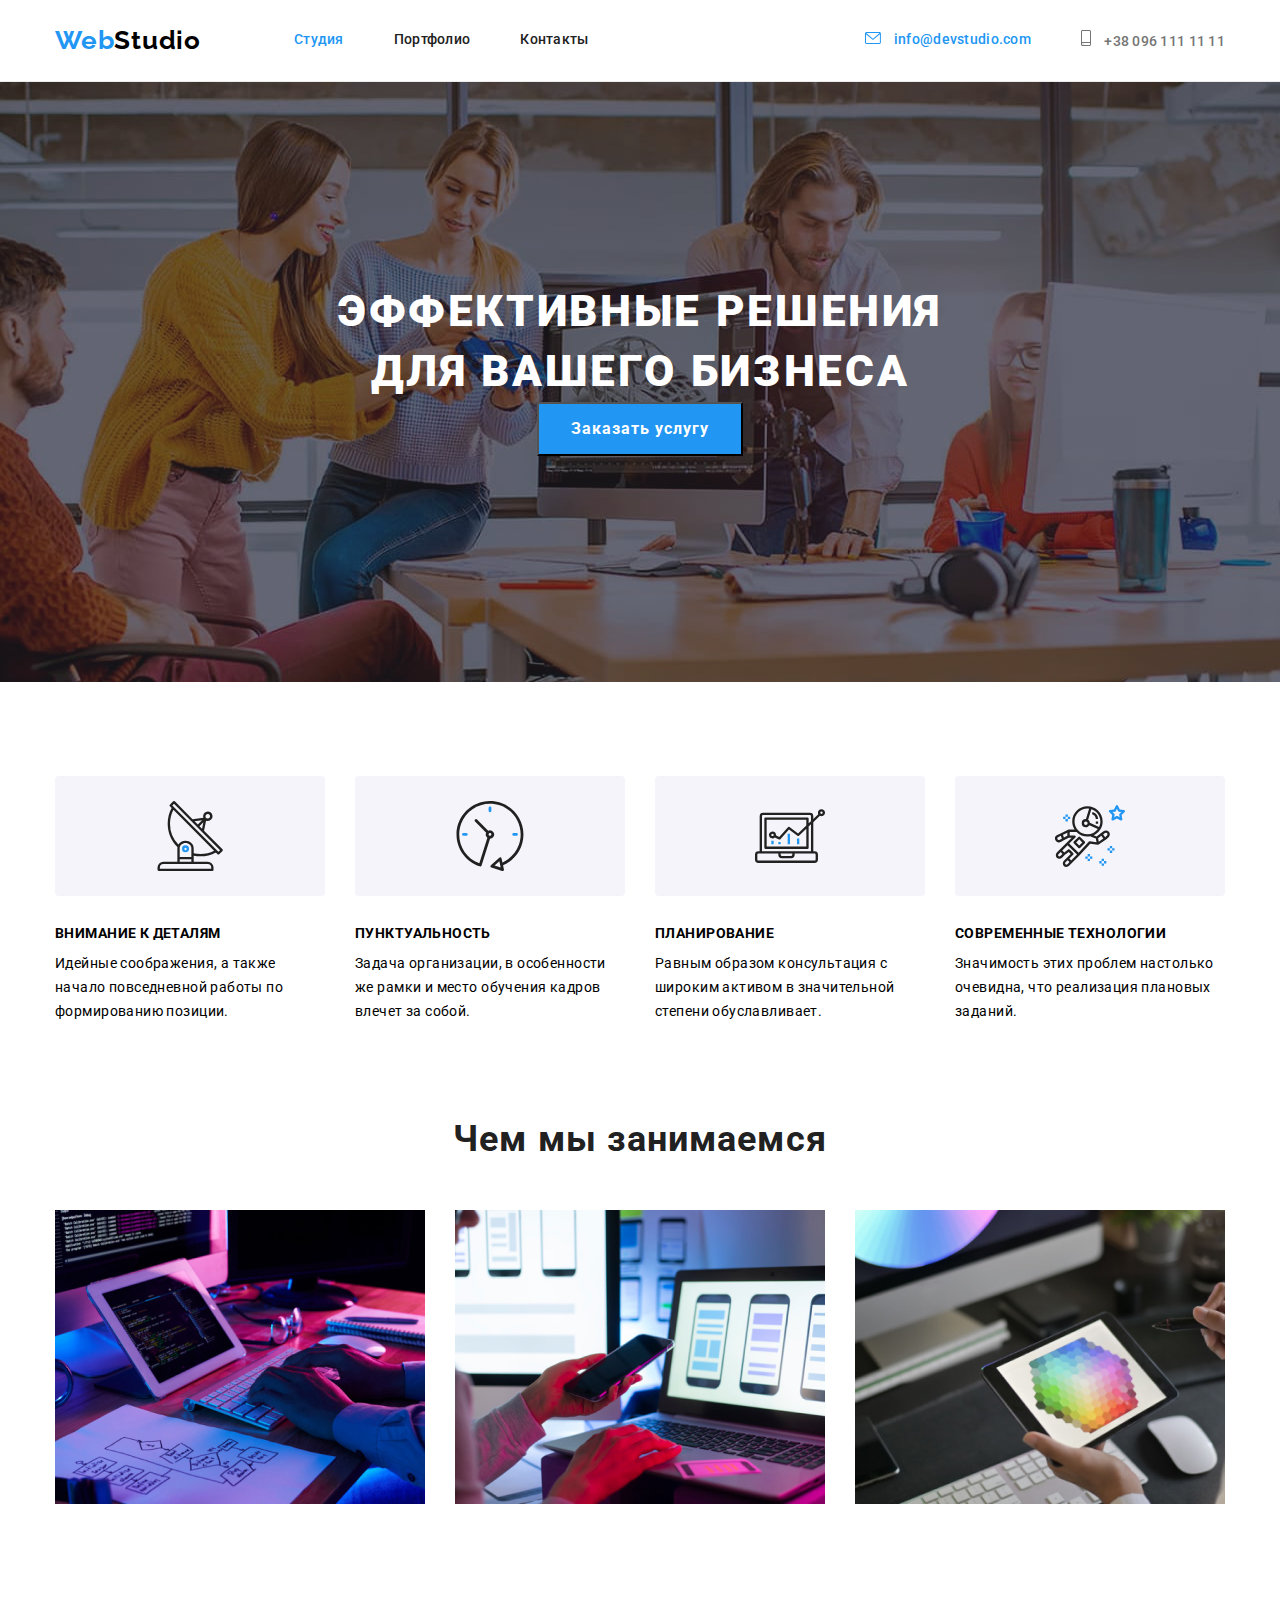
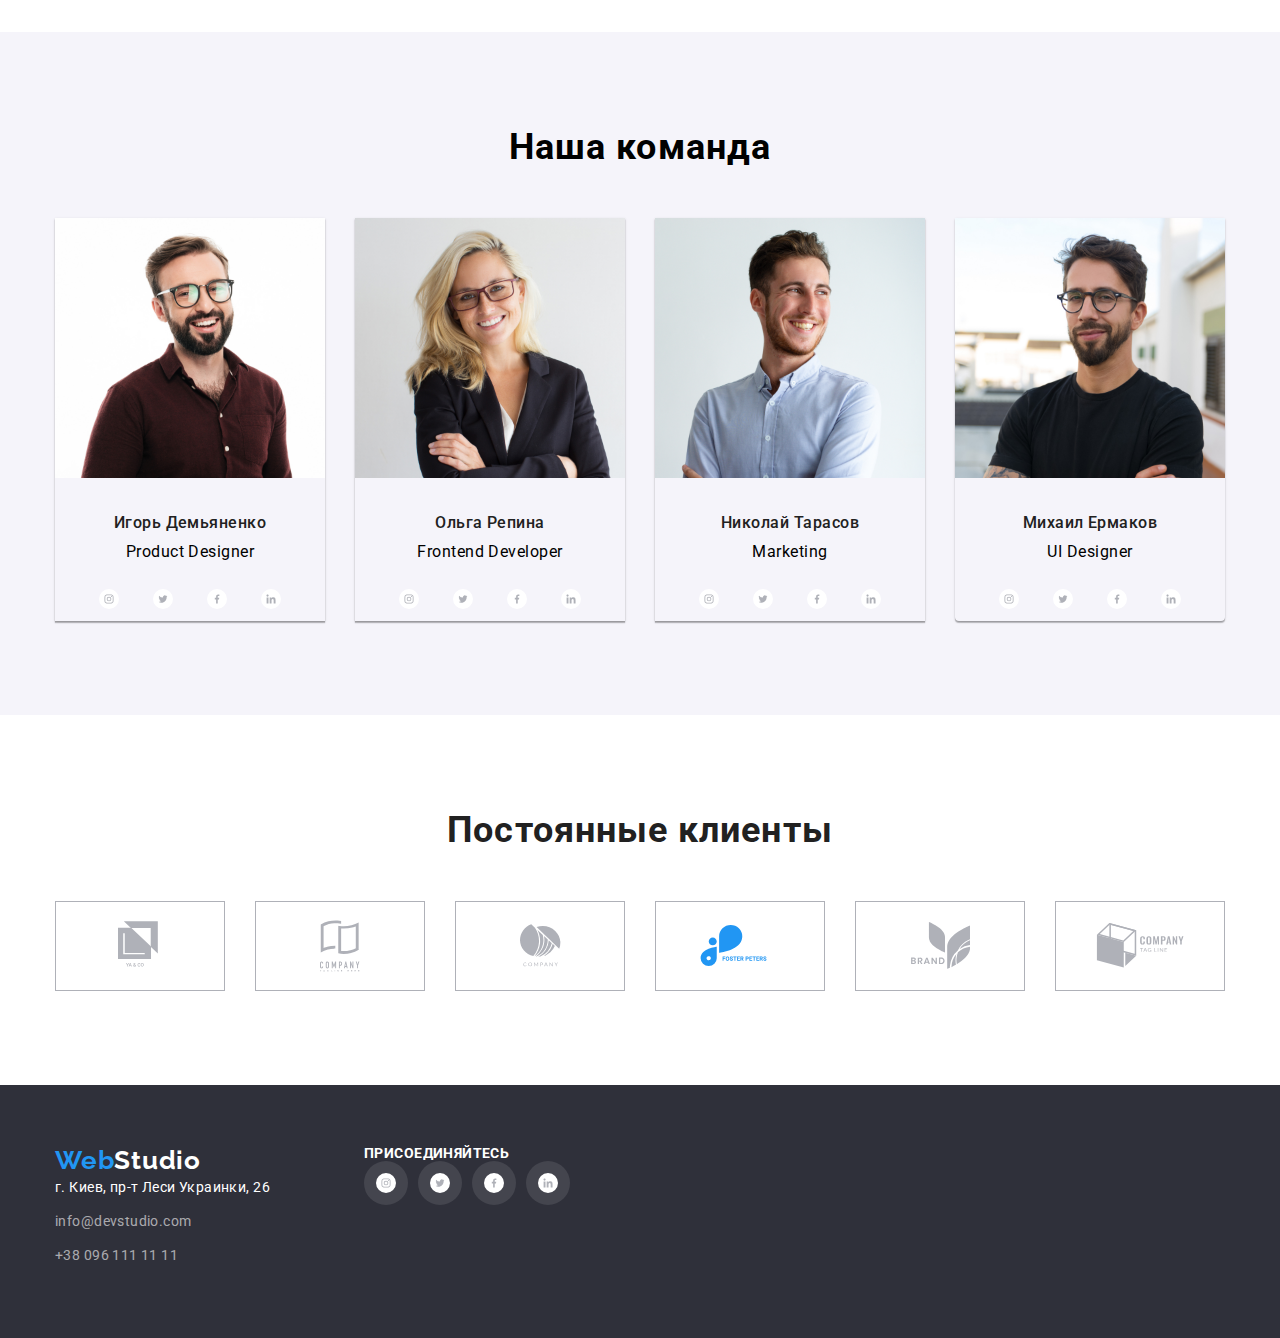
<file: index.html>
<!DOCTYPE html>
<html lang="ru">
<head>
    <meta charset="UTF-8">
    <meta name="viewport" content="width=device-width, initial-scale=1.0">
    <title>WebStudio</title>
    <link rel="preconnect" href="https://fonts.gstatic.com">
    <link href="https://fonts.googleapis.com/css2?family=Raleway:wght@700&family=Roboto:wght@400;500;700;900&display=swap"
    rel="stylesheet">
    <link rel="stylesheet" href="https://cdnjs.cloudflare.com/ajax/libs/modern-normalize/1.0.0/modern-normalize.min.css"/>    
    <link rel="stylesheet" href="./CSS/styles.css">
</head>
<body class="page">
    <header class="page-header">
        <div class="container">
        <!-- Навигация на страницы -->
        <nav>
        <div class="navcontainer">
        <a href="/" class="logo">Web<span class="logo-second">Studio</span></a>
         <ul class="site-nav">
            <li class="item"><a class="link current" href="" >Студия</a></li>
            <li class="item"><a class="link" href="./portfolio.html" >Портфолио</a></li>
            <li class="item"><a class="link" href="">Контакты</a></li>
         </ul>
        </div>
        </nav>
        <!-- Контакты -->
        <ul class="auth-nav">
            <li class="item">
            <a class="link current" href="mailto:info@dev.studio.com">
            <svg class="icon" width="16px" height="12px">
            <use href="./images/symbol-defs2.svg#icon-envelope">
            </use>
            </svg>
            <span>info@devstudio.com</span>
            </a>
            </li>
            <li class="item"><a class="link" href="tel:+380961111111">
            <svg class="icon" width="10px" height="16px">
            <use href="./images/symbol-defs2.svg#icon-smartphone">
            </use>
            </svg>
            <span>+38 096 111 11 11</span>
            </a>
            </li>
        </ul>
        </div>
    </header>    
    </header>
    <main>
        <!-- Секция с кнопкой заказ услуг -->
        <section class="hero"> 
            <div class="overlay">
            <div class="container">
            <h1 class="hero-title">Эффективные решения <br> для вашего бизнеса</h1>
            <button class="button" type="button">Заказать услугу</button>
            </div>
        </div>
        </section>
        <!-- Преимущества -->
        <section class="feature">
            <div class="container">
            <ul class="feature-list">
                <li class="item">
                    <div class="box-icon">
                    <svg width="70px" height="70px">
                    <use href="./images/symbol-defs2.svg#icon-antenna">
                    </use>
                    </svg>
                    </div>
                    <h2 class="title">Внимание к деталям</h2>
                    <p>Идейные соображения, а также начало повседневной работы по формированию позиции.</p>
                </li>
                <li class="item">
                    <div class="box-icon">
                    <svg width="70px" height="70px">
                    <use href="./images/symbol-defs2.svg#icon-clock">
                    </use>
                    </svg>
                    </div>
                    <h2 class="title">Пунктуальность</h2>
                    <p>Задача организации, в особенности же рамки и место обучения кадров влечет за собой.</p>
                </li>
                <li class="item">
                    <div class="box-icon">
                        <svg width="70px" height="70px">
                        <use href="./images/symbol-defs2.svg#icon-diagram">
                        </use>
                        </svg>
                        </div>
                    <h2 class="title">Планирование</h2>
                    <p>Равным образом консультация с широким активом в значительной степени обуславливает.</p>
                </li>
                <li class="item">
                    <div class="box-icon">
                        <svg width="70px" height="70px">
                        <use href="./images/symbol-defs2.svg#icon-astronaut">
                        </use>
                        </svg>
                        </div>
                    <h2 class="title">Современные технологии</h2>
                    <p>Значимость этих проблем настолько очевидна, что реализация плановых заданий.</p>
                </li>
            </ul>
            </div>
        </section>
        <!-- Чем мы занимаемся -->
        <section class="works">
            <div class="container">
            <h2 class="works-title">Чем мы занимаемся</h2>
            <ul class="works-item">
                <li class="works-list">
                    <img src="./images/box1.jpg" alt="Активность 1" width="370" height="294"/>
                </li>
                <li class="works-list">
                    <img src="./images/box2.jpg" alt="Активность 2" width="370" height="294"/>
                </li>
                <li class="works-list">
                    <img src="./images/box3.jpg" alt="Активность 3" width="370" height="294"/>
                </li>
            </ul>
            </div>
        </section>
        <!-- Наша команда -->
        <section class="team">
            <div class="container">
            <h2 class="team-title">Наша команда</h2>
            <ul class="team-iteam">
                <li  class="team-list">
                <img class="image" src="./images/Product_Designer.jpg" alt="Продакт дизайнер" width="270" height="260"/>
                <h3 class="team-sign">Игорь Демьяненко</h3>
                <p class="team-description">Product Designer</p>
                <ul class="social-network-list">
                    <li class="social-network-item">
                    <a class="social-network-link" href="">
                    <svg class="social-network-pict">
                    <use href="./images/symbol-defs2.svg#icon-instagram">
                    </use>
                    </svg>
                    </a>
                    </li>
                    <li class="social-network-item">
                    <a class="social-network-link" href="">
                    <svg class="social-network-pict">
                    <use href="./images/symbol-defs2.svg#icon-twitter">
                    </use>
                    </svg>
                    </a>
                    </li>
                    <li class="social-network-item">
                    <a class="social-network-link" href="">
                    <svg class="social-network-pict">
                    <use href="./images/symbol-defs2.svg#icon-facebook">
                    </use>
                    </svg>
                    </a>
                    </li>
                    <li class="social-network-item">
                    <a class="social-network-link" href="">
                    <svg class="social-network-pict">
                    <use href="./images/symbol-defs2.svg#icon-linkedin">
                    </use>
                    </svg>
                    </a>
                    </li>
                </ul>
                </li>
                <li class="team-list">
                <img class="image" src="./images/Frontend_Developer.jpg" alt="Фронтенд разработчик" width="270" height="260"/>
                <h3 class="team-sign">Ольга Репина</h3>
                <p class="team-description">Frontend Developer</p>
                <ul class="social-network-list">
                    <li class="social-network-item">
                    <a class="social-network-link" href="">
                    <svg class="social-network-pict">
                    <use href="./images/symbol-defs2.svg#icon-instagram">
                    </use>
                    </svg>
                    </a>
                    </li>
                    <li class="social-network-item">
                    <a class="social-network-link" href="">
                    <svg class="social-network-pict">
                    <use href="./images/symbol-defs2.svg#icon-twitter">
                    </use>
                    </svg>
                    </a>
                    </li>
                    <li class="social-network-item">
                    <a class="social-network-link" href="">
                    <svg class="social-network-pict">
                    <use href="./images/symbol-defs2.svg#icon-facebook">
                    </use>
                    </svg>
                    </a>
                    </li>
                    <li class="social-network-item">
                    <a class="social-network-link" href="">
                    <svg class="social-network-pict">
                    <use href="./images/symbol-defs2.svg#icon-linkedin">
                    </use>
                    </svg>
                    </a>
                    </li>
                </ul>
                </li>
                <li class="team-list">
                    <img class="image"src="./images/Marketing.jpg" alt="Маркетолог" width="270" height="260"/>
                    <h3 class="team-sign">Николай Тарасов</h3>
                    <p class="team-description">Marketing</p>
                    <ul class="social-network-list">
                        <li class="social-network-item">
                        <a class="social-network-link" href="">
                        <svg class="social-network-pict">
                        <use href="./images/symbol-defs2.svg#icon-instagram">
                        </use>
                        </svg>
                        </a>
                        </li>
                        <li class="social-network-item">
                        <a class="social-network-link" href="">
                        <svg class="social-network-pict">
                        <use href="./images/symbol-defs2.svg#icon-twitter">
                        </use>
                        </svg>
                        </a>
                        </li>
                        <li class="social-network-item">
                        <a class="social-network-link" href="">
                        <svg class="social-network-pict">
                        <use href="./images/symbol-defs2.svg#icon-facebook">
                        </use>
                        </svg>
                        </a>
                        </li>
                        <li class="social-network-item">
                        <a class="social-network-link" href="">
                        <svg class="social-network-pict">
                        <use href="./images/symbol-defs2.svg#icon-linkedin">
                        </use>
                        </svg>
                        </a>
                        </li>
                    </ul>
                </li>
                <li class="team-list">
                    <img class="image" src="./images/UI_Designer.jpg" alt="Дизайнер" width="270" height="260"/>
                    <h3 class="team-sign">Михаил Ермаков</h3>
                    <p class="team-description">UI Designer</p>
                    <ul class="social-network-list">
                        <li class="social-network-item">
                        <a class="social-network-link" href="">
                        <svg class="social-network-pict">
                        <use href="./images/symbol-defs2.svg#icon-instagram">
                        </use>
                        </svg>
                        </a>
                        </li>
                        <li class="social-network-item">
                        <a class="social-network-link" href="">
                        <svg class="social-network-pict">
                        <use href="./images/symbol-defs2.svg#icon-twitter">
                        </use>
                        </svg>
                        </a>
                        </li>
                        <li class="social-network-item">
                        <a class="social-network-link" href="">
                        <svg class="social-network-pict">
                        <use href="./images/symbol-defs2.svg#icon-facebook">
                        </use>
                        </svg>
                        </a>
                        </li>
                        <li class="social-network-item">
                        <a class="social-network-link" href="">
                        <svg class="social-network-pict">
                        <use href="./images/symbol-defs2.svg#icon-linkedin">
                        </use>
                        </svg>
                        </a>
                        </li>
                    </ul>
                </li>
            </ul>
            </div>
        </section>
        <!--Постоянные клиенты-->
        <section class="clients-section">
        <div class="container">
        <h2 class="clients-title">Постоянные клиенты</h2>
        <ul class="clients-list">
        <li class="item">
        <a class="clients-link" href="">
        <svg class="client-logo" width="44" height="49">
        <use href="./images/symbol-defs2.svg#icon-logo1">
        </use>
        </svg>
        </a>
        </li>
        <li class="item">
        <a class="clients-link" href="">
        <svg class="client-logo" width="40" height="52">
        <use href="./images/symbol-defs2.svg#icon-logo2">
        </use>
        </svg>
        </a>
        </li>
        <li class="item">
        <a class="clients-link" href="">
        <svg class="client-logo" width="41" height="43">
        <use href="./images/symbol-defs2.svg#icon-logo3">
        </use>
        </svg>
        </a>
        </li>
        <li class="item">
        <a class="clients-link" href="">
        <svg class="client-logo" width="80" height="42">
        <use href="./images/symbol-defs2.svg#icon-logo4">
        </use>
        </svg>
        </a>
        </li>
        <li class="item">
        <a class="clients-link" href="">
        <svg class="client-logo" width="59" height="47">
        <use href="./images/symbol-defs2.svg#icon-logo5">
        </use>
        </svg>
        </a>
        </li>
        <li class="item">
        <a class="clients-link" href="">
        <svg class="client-logo" width="89" height="45">
        <use href="./images/symbol-defs2.svg#icon-logo6">
        </use>
        </svg>
        </a>
        </li>
        </ul>
        </div>

        </section>

    </main>
    <!-- Футер -->
    <footer class="footter"> 
        <div class="container">
        <div class="footer-contact">
        <a href="/" class="logo">Web<span class="logo-second">Studio</span></a>
    <address>
        <span class="footter-address">г. Киев, пр-т Леси Украинки, 26</span>
        <a class="footter-block" href="mailto:info@dev.studio.com" >info@devstudio.com</a>
        <a class="footter-block" href="tel:+380961111111">+38 096 111 11 11</a>
    </address>
        </div>
        <div class="lets">
        <p>Присоединяйтесь</p>
        <ul class="footter-network-list">
        <li class="item">
        <a class="footter-network-link" href="">
        <svg class="footter-network-icon">
        <use href="./images/symbol-defs2.svg#icon-instagram">
        </use>
        </svg>
        </a>
        </li>
        <li class="item">
        <a class="footter-network-link" href="">
        <svg class="footter-network-icon">
        <use href="./images/symbol-defs2.svg#icon-twitter">
        </use>
        </svg>
        </a>
        </li>
        <li class="item">
        <a class="footter-network-link" href="">
        <svg class="footter-network-icon">
        <use href="./images/symbol-defs2.svg#icon-facebook">
        </use>
        </svg>
        </a>
        </li>
        <li class="item">
        <a class="footter-network-link" href="">
        <svg class="footter-network-icon">
        <use href="./images/symbol-defs2.svg#icon-linkedin">
        </use>
        </svg>
        </a>
        </li>            
        </ul>
        </div>
        </div>
    </footer>
</body>
</html>
</file>
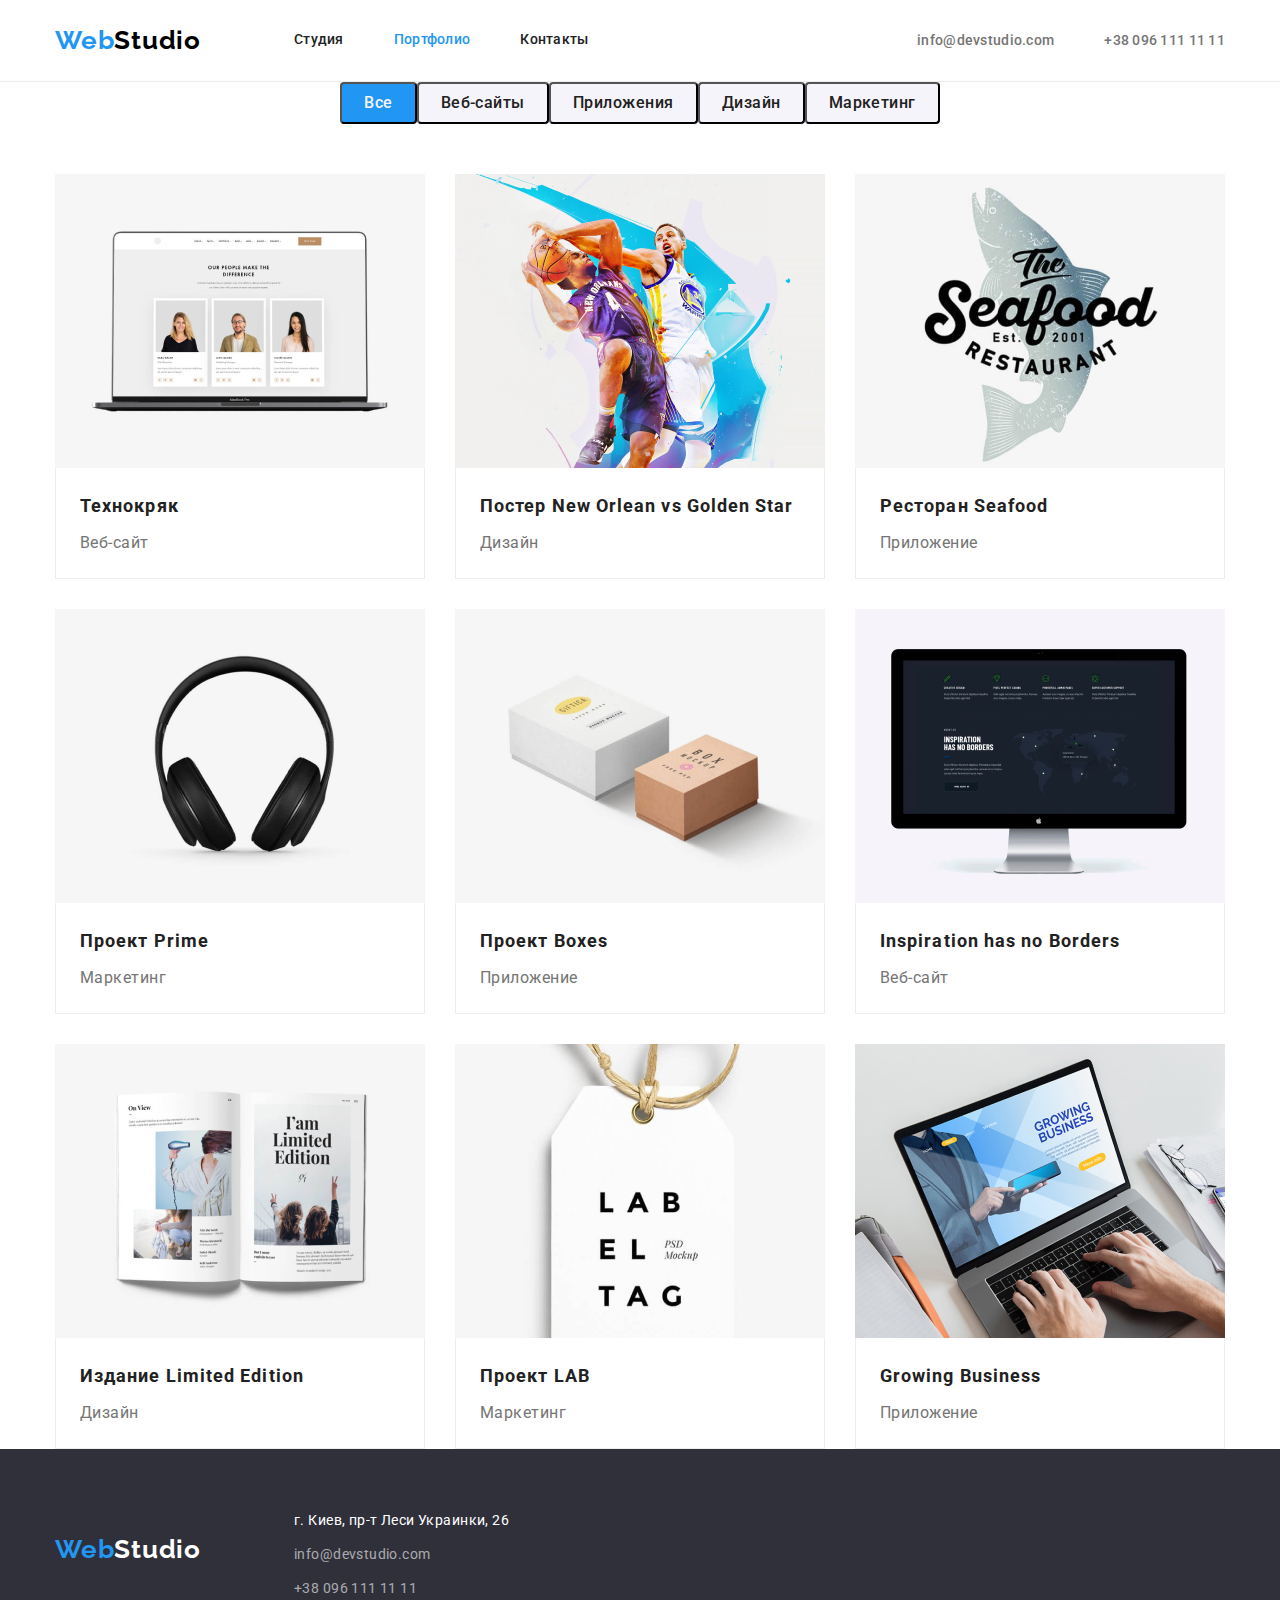
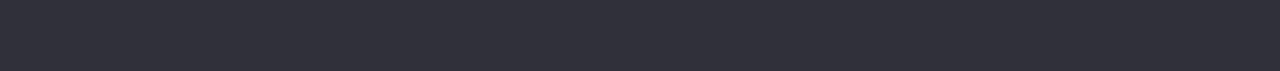
<file: portfolio.html>
<!DOCTYPE html>
<html lang="ru">
<head>
    <meta charset="UTF-8">
    <meta name="viewport" content="width=device-width, initial-scale=1.0">
    <title>WebStudio</title>
    <link rel="preconnect" href="https://fonts.gstatic.com">
    <link href="https://fonts.googleapis.com/css2?family=Raleway:wght@700&family=Roboto:wght@400;500;700;900&display=swap"
    rel="stylesheet">
    <link rel="stylesheet" href="https://cdnjs.cloudflare.com/ajax/libs/modern-normalize/1.0.0/modern-normalize.min.css"/>
    <link rel="stylesheet" href="./CSS/styles.css">
</head>
<body class="page">
    <header class="page-header">
        <div class="container portfolio">
        <!-- Навигация на страницы -->
        <nav>
        <div class="navcontainer">
        <a href="/" class="logo">Web<span class="logo-second">Studio</span></a>
         <ul class="site-nav">
            <li class="item"><a class="link" href="./index.html" >Студия</a></li>
            <li class="item"><a class="link current" href="./portfolio.html" >Портфолио</a></li>
            <li class="item"><a class="link"href="" >Контакты</a></li>
         </ul>
        </div>
        </nav>
        <!-- Контакты -->
        <ul class="auth-nav">
            <li class="item"><a class="link" href="mailto:info@dev.studio.com">info@devstudio.com</a></li>
            <li class="item"><a class="link" href="tel:+380961111111" >+38 096 111 11 11</a></li>
        </ul>
        </div>        
    </header>
    <main>
        <!-- Секция Портфолио -->
        <section class="catalogue">
            <div class="container">           
            <!-- Список кнопок портфолио -->
            <ul class="button-item">
                <li><button class="button-list current" list type="button">Все</button></li>
                <li><button class="button-list" type="button">Веб-сайты</button></li>
                <li><button class="button-list" type="button">Приложения</button></li>
                <li><button class="button-list" type="button">Дизайн</button></li>
                <li><button class="button-list" type="button">Маркетинг</button></li>
            </ul>
            <!-- Перечень работ в портфолио -->
            <ul>
                <div class="works-convert">
                <li class="works-number">
                  <a class="works-example" href="">
                  <img class="works-picture" src="./images/project1.jpg" alt="Дисплей ноутбука" width="370" height="294"/>
                  </a>
                  <div class="block">
                  <h2 class="works-name">Технокряк</h2>
                  <p class="works-description">Веб-сайт</p>                    
                  </div>
                </li>
                <li class="works-number">
                   <a class="works-example" href="">
                   <img class="works-picture" src="./images/project2.jpg" alt="<Два баскетболиста в прыжке>" width="370" height="294"/>
                   </a>
                   <div class="block">
                   <h2 class="works-name">Постер New Orlean vs Golden Star</h2>
                   <p class="works-description">Дизайн</p>
                    </div>                   
                </li>
                <li class="works-number">
                    <a class="works-example" href="">
                    <img class="works-picture" src="./images/project3.jpg" alt="<Лого рыбного рестолорана>" width="370" height="294"/>
                    </a>
                    <div class="block">
                    <h2 class="works-name">Ресторан Seafood</h2>
                    <p class="works-description">Приложение</p>
                    </div>                    
                </li>
                <li class="works-number">
                    <a class="works-example" href="">
                    <img class="works-picture" src="./images/project4.jpg" alt="<Наушники>" width="370" height="294"/>
                    </a>
                    <div class="block">
                    <h2 class="works-name">Проект Prime</h2>
                    <p class="works-description">Маркетинг</p>
                    </div>                     
                </li>
                <li class="works-number">
                    <a class="works-example" href="">
                    <img class="works-picture" src="./images/project5.jpg" alt="<Две упаковочные коробки>" width="370" height="294"/>
                    </a>
                    <div class="block">
                    <h2 class="works-name">Проект Boxes</h2>
                    <p class="works-description">Приложение</p>
                    </div>                     
                </li>
                <li class="works-number">
                    <a class="works-example" href="">
                    <img class="works-picture" src="./images/project6.jpg" alt="<Экран компа>" width="370" height="294"/>
                    </a>
                    <div class="block">
                    <h2 class="works-name">Inspiration has no Borders</h2>
                    <p class="works-description">Веб-сайт</p>
                    </div>                    
                </li>
                <li class="works-number">
                    <a class="works-example" href="">
                    <img class="works-picture" src="./images/project7.jpg" alt="<Открытая книга>" width="370" height="294"/>
                    </a>
                    <div class="block">
                    <h2 class="works-name">Издание Limited Edition</h2>
                    <p class="works-description">Дизайн</p>
                    </div>                    
                </li>
                <li class="works-number">
                    <a class="works-example" href="">
                    <img class="works-picture" src="./images/project8.jpg" alt="<Ярлык с надписью>" width="370" height="294"/>
                    </a>
                    <div class="block">
                    <h2 class="works-name">Проект LAB</h2>
                    <p class="works-description">Маркетинг</p>
                    </div>                      
                </li>
                <li class="works-number">
                    <a class="works-example" href="">
                    <img class="works-picture" src="./images/project9.jpg" alt="<Печать на клавиатуре ноутбука>" width="370" height="294"/>
                    </a>
                    <div class="block">
                    <h2 class="works-name">Growing Business</h2>
                    <p class="works-description">Приложение</p>
                    </div>                    
                </li>
                </div>
               </ul>
            </div>            
        </section>
    </main>
     <!-- Футер -->
     <footer class="footter">
        <div class="container">  
        <a href="/" class="logo">Web<span class="logo-second">Studio</span></a>
    <address>
        <span class="footter-address">г. Киев, пр-т Леси Украинки, 26</span>
        <a class="footter-block" href="mailto:info@dev.studio.com" >info@devstudio.com</a>
        <a class="footter-block" href="tel:+380961111111">+38 096 111 11 11</a>
    </address>
        </div>
    </footer>
</body>
</html>
</file>
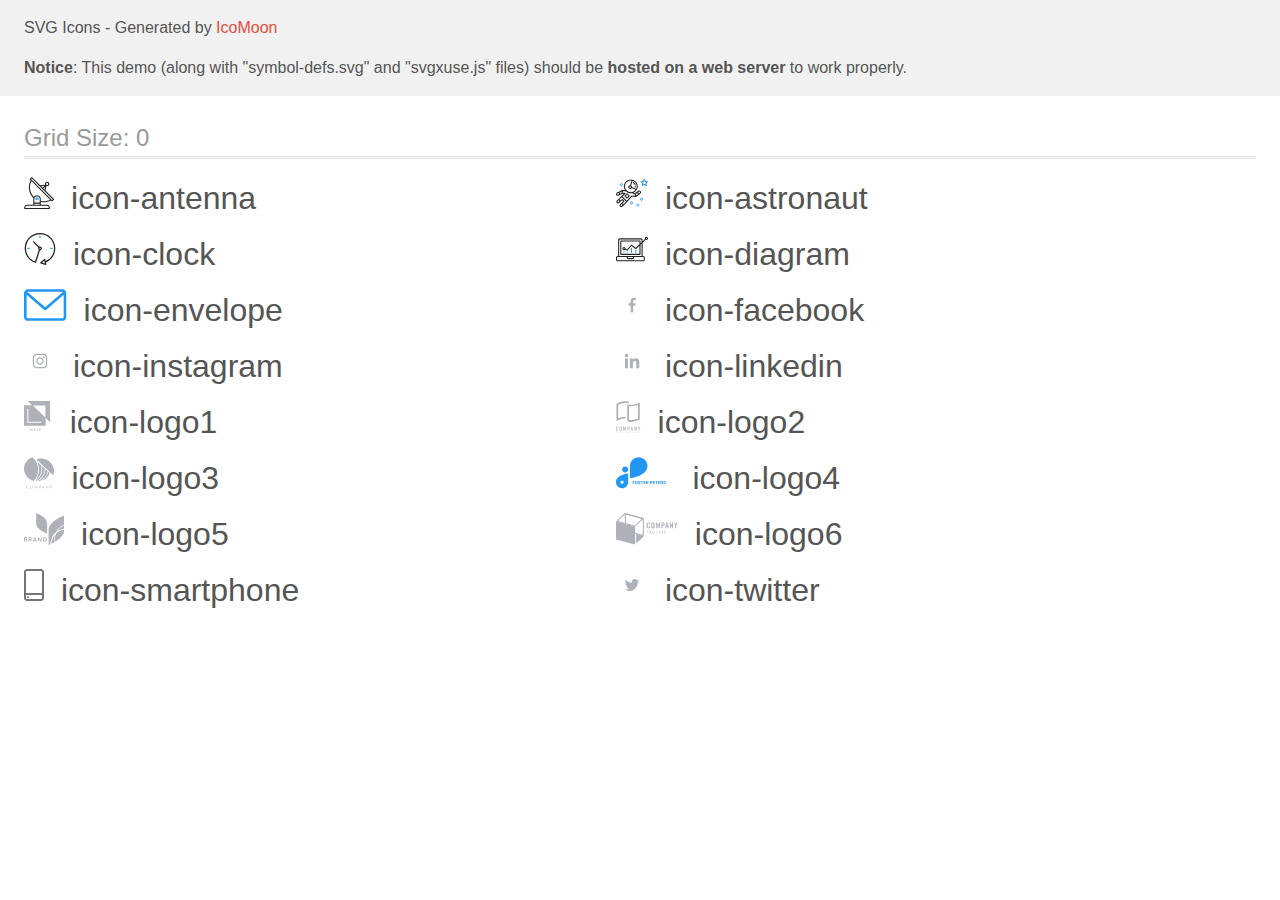
<file: images/icomoon/demo-external-svg.html>
<!doctype html>
<html>
<head>
    <title>IcoMoon - SVG Icons</title>
    <meta charset="utf-8">
    <meta name="viewport" content="width=device-width, initial-scale=1">
    <link rel="stylesheet" href="demo-files/demo.css">
    <link rel="stylesheet" href="style.css">
</head>
<body>
<header class="bgc1 clearfix">
<div class="mhl">
    <p>SVG Icons - Generated by <a href="https://icomoon.io/app">IcoMoon</a></p><p><strong>Notice</strong>: This demo (along with "symbol-defs.svg" and "svgxuse.js" files) should be <b>hosted on a web server</b> to work properly.</p>
</div>
</header>
    <div class="clearfix mhl ptl">
        <h1 class="mvm mtn fgc1">Grid Size: 0</h1>
        <div class="glyph fs1">
            <div class="clearfix pbs">
                <svg class="icon icon-antenna"><use xlink:href="symbol-defs.svg#icon-antenna"></use></svg><span class="name"> icon-antenna</span>
            </div>
        </div>
        <div class="glyph fs1">
            <div class="clearfix pbs">
                <svg class="icon icon-astronaut"><use xlink:href="symbol-defs.svg#icon-astronaut"></use></svg><span class="name"> icon-astronaut</span>
            </div>
        </div>
        <div class="glyph fs1">
            <div class="clearfix pbs">
                <svg class="icon icon-clock"><use xlink:href="symbol-defs.svg#icon-clock"></use></svg><span class="name"> icon-clock</span>
            </div>
        </div>
        <div class="glyph fs1">
            <div class="clearfix pbs">
                <svg class="icon icon-diagram"><use xlink:href="symbol-defs.svg#icon-diagram"></use></svg><span class="name"> icon-diagram</span>
            </div>
        </div>
        <div class="glyph fs1">
            <div class="clearfix pbs">
                <svg class="icon icon-envelope"><use xlink:href="symbol-defs.svg#icon-envelope"></use></svg><span class="name"> icon-envelope</span>
            </div>
        </div>
        <div class="glyph fs1">
            <div class="clearfix pbs">
                <svg class="icon icon-facebook"><use xlink:href="symbol-defs.svg#icon-facebook"></use></svg><span class="name"> icon-facebook</span>
            </div>
        </div>
        <div class="glyph fs1">
            <div class="clearfix pbs">
                <svg class="icon icon-instagram"><use xlink:href="symbol-defs.svg#icon-instagram"></use></svg><span class="name"> icon-instagram</span>
            </div>
        </div>
        <div class="glyph fs1">
            <div class="clearfix pbs">
                <svg class="icon icon-linkedin"><use xlink:href="symbol-defs.svg#icon-linkedin"></use></svg><span class="name"> icon-linkedin</span>
            </div>
        </div>
        <div class="glyph fs1">
            <div class="clearfix pbs">
                <svg class="icon icon-logo1"><use xlink:href="symbol-defs.svg#icon-logo1"></use></svg><span class="name"> icon-logo1</span>
            </div>
        </div>
        <div class="glyph fs1">
            <div class="clearfix pbs">
                <svg class="icon icon-logo2"><use xlink:href="symbol-defs.svg#icon-logo2"></use></svg><span class="name"> icon-logo2</span>
            </div>
        </div>
        <div class="glyph fs1">
            <div class="clearfix pbs">
                <svg class="icon icon-logo3"><use xlink:href="symbol-defs.svg#icon-logo3"></use></svg><span class="name"> icon-logo3</span>
            </div>
        </div>
        <div class="glyph fs1">
            <div class="clearfix pbs">
                <svg class="icon icon-logo4"><use xlink:href="symbol-defs.svg#icon-logo4"></use></svg><span class="name"> icon-logo4</span>
            </div>
        </div>
        <div class="glyph fs1">
            <div class="clearfix pbs">
                <svg class="icon icon-logo5"><use xlink:href="symbol-defs.svg#icon-logo5"></use></svg><span class="name"> icon-logo5</span>
            </div>
        </div>
        <div class="glyph fs1">
            <div class="clearfix pbs">
                <svg class="icon icon-logo6"><use xlink:href="symbol-defs.svg#icon-logo6"></use></svg><span class="name"> icon-logo6</span>
            </div>
        </div>
        <div class="glyph fs1">
            <div class="clearfix pbs">
                <svg class="icon icon-smartphone"><use xlink:href="symbol-defs.svg#icon-smartphone"></use></svg><span class="name"> icon-smartphone</span>
            </div>
        </div>
        <div class="glyph fs1">
            <div class="clearfix pbs">
                <svg class="icon icon-twitter"><use xlink:href="symbol-defs.svg#icon-twitter"></use></svg><span class="name"> icon-twitter</span>
            </div>
        </div>
  </div>
<script defer src="svgxuse.js"></script>
</body>
</html>
</file>
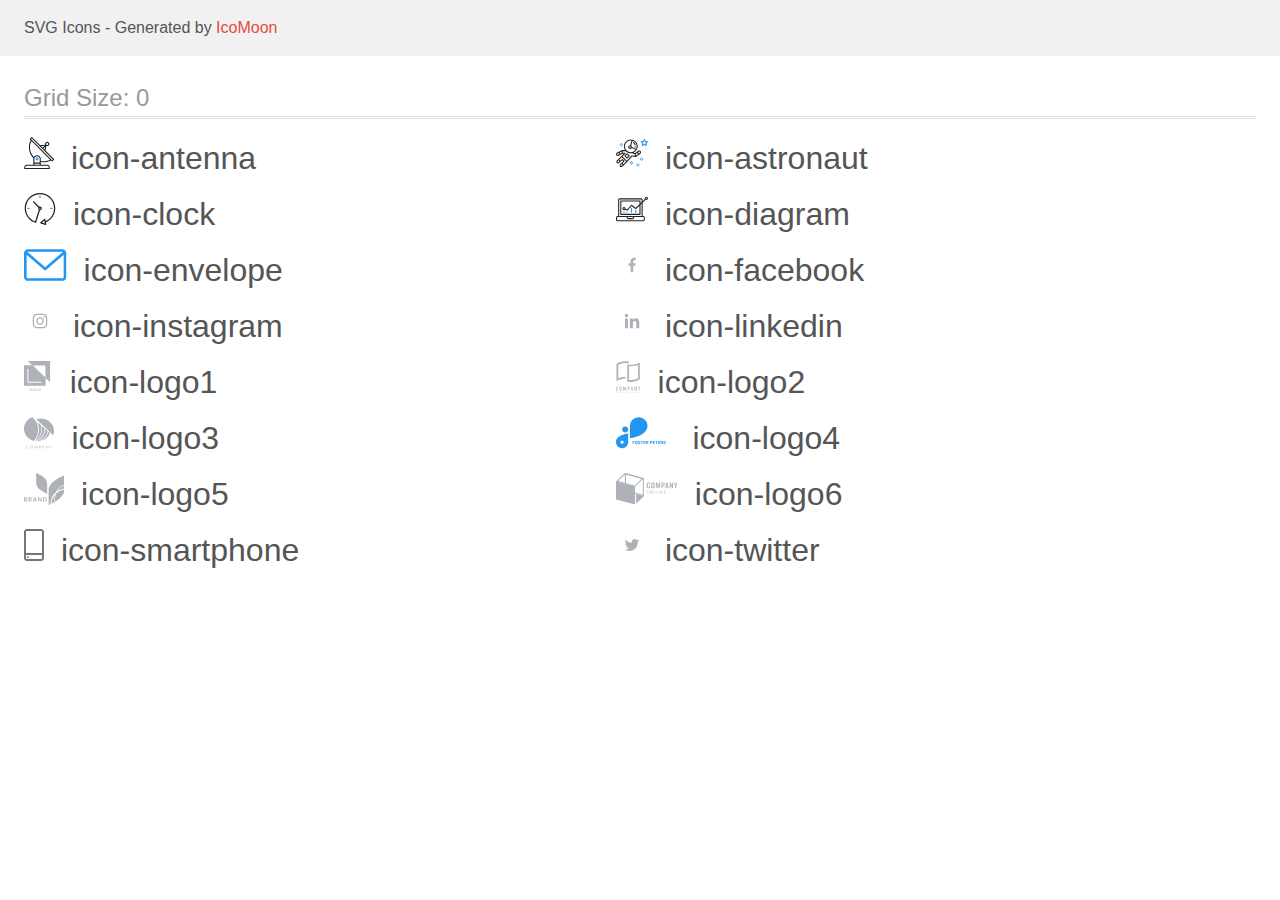
<file: images/icomoon/demo.html>
<!doctype html>
<html>
<head>
    <title>IcoMoon - SVG Icons</title>
    <meta charset="utf-8">
    <meta name="viewport" content="width=device-width, initial-scale=1">
    <link rel="stylesheet" href="demo-files/demo.css">
    <link rel="stylesheet" href="style.css">
</head>
<body>
<svg aria-hidden="true" style="position: absolute; width: 0; height: 0; overflow: hidden;" version="1.1" xmlns="http://www.w3.org/2000/svg" xmlns:xlink="http://www.w3.org/1999/xlink">
<defs>
<symbol id="icon-antenna" viewBox="0 0 30 32">
<path fill="#212121" style="fill: var(--color1, #212121)" d="M29.859 22.098l-8.443-8.505 0.937-4.616c0.225 0.090 0.485 0.144 0.758 0.146h0.007c0.008 0 0.017 0 0.026 0 1.192 0 2.159-0.967 2.159-2.159s-0.967-2.159-2.159-2.159c-1.192 0-2.159 0.967-2.159 2.159 0 0.259 0.046 0.508 0.13 0.739l-0.005-0.015-4.96 0.606-8.091-8.133c-0.096-0.098-0.229-0.159-0.376-0.16h-0c-0.14 0.001-0.274 0.057-0.373 0.155l-1.512 1.504c-0.096 0.097-0.156 0.23-0.156 0.377s0.060 0.281 0.156 0.377v0l0.814 0.825c-1.143 2.062-1.816 4.522-1.816 7.139 0 4.106 1.656 7.824 4.336 10.525l-0.001-0.001c0.043 0.041 0.092 0.074 0.146 0.097-0.032 0.164-0.051 0.353-0.052 0.546v6.188h-6.4c-1.472 0.001-2.666 1.194-2.667 2.666v1.067c0 0.295 0.239 0.534 0.534 0.534h24.534c0.294 0 0.533-0.239 0.533-0.534v-1.067c-0.002-1.472-1.195-2.665-2.666-2.666h-6.4v-2.742c0.915 0.201 1.968 0.317 3.047 0.32h0.002c2.58-0.003 5.005-0.663 7.117-1.822l-0.077 0.039 0.818 0.823c0.099 0.101 0.235 0.159 0.376 0.16 0.14-0.001 0.274-0.057 0.373-0.155l1.512-1.504c0.096-0.097 0.156-0.23 0.156-0.377s-0.060-0.281-0.156-0.377v0zM22.366 6.233c0.193-0.192 0.459-0.31 0.752-0.31 0.589 0 1.067 0.478 1.067 1.066s-0.477 1.066-1.067 1.066c-0 0-0 0-0.001 0h-0.003c-0.587-0.003-1.061-0.479-1.061-1.066 0-0.295 0.12-0.563 0.314-0.756l0-0h-0.002zM21.11 9.737l-0.598 2.946-1.175-1.183 1.774-1.763zM20.504 8.835l-1.92 1.909-1.486-1.493 3.406-0.416zM23.090 28.8c0.884 0 1.6 0.716 1.6 1.6v0 0.534h-23.466v-0.534c0-0.884 0.716-1.6 1.6-1.6v0h20.267zM15.623 26.666v1.067h-5.334v-1.067h5.334zM10.29 25.6v-4.053c0-1.294 1.196-2.346 2.666-2.346s2.667 1.053 2.667 2.346v4.053h-5.333zM16.69 23.904v-2.357c0-1.882-1.675-3.413-3.733-3.413-0.017-0-0.038-0-0.058-0-1.353 0-2.54 0.707-3.213 1.771l-0.009 0.016c-2.36-2.482-3.812-5.846-3.812-9.55 0-2.314 0.567-4.496 1.569-6.414l-0.036 0.077 18.602 18.709c-1.823 0.947-3.979 1.502-6.266 1.502-1.079 0-2.128-0.124-3.136-0.357l0.093 0.018zM27.979 23.22l-21.057-21.181 0.754-0.752 7.935 7.98c0.004 0 0.006 0.007 0.009 0.010l13.115 13.191-0.757 0.752z"></path>
<path fill="#2196f3" style="fill: var(--color2, #2196f3)" d="M12.961 20.267h-0.005c-0.001 0-0.002 0-0.002 0-0.884 0-1.6 0.716-1.6 1.6s0.715 1.599 1.597 1.6h0.005c0.001 0 0.001 0 0.002 0 0.884 0 1.6-0.716 1.6-1.6s-0.715-1.599-1.598-1.6h-0zM13.334 22.245c-0.096 0.096-0.229 0.155-0.376 0.155-0.295 0-0.534-0.239-0.534-0.534s0.238-0.533 0.532-0.533h0c0.293 0.002 0.53 0.24 0.53 0.533 0 0.148-0.060 0.281-0.157 0.378v0h0.005z"></path>
</symbol>
<symbol id="icon-astronaut" viewBox="0 0 32 32">
<path fill="#2196f3" style="fill: var(--color2, #2196f3)" d="M31.974 4.524c-0.064-0.191-0.227-0.332-0.427-0.362l-0.003-0-1.911-0.278-0.855-1.731c-0.179-0.365-0.777-0.365-0.956 0l-0.855 1.731-1.911 0.278c-0.26 0.039-0.457 0.26-0.457 0.528 0 0.15 0.062 0.285 0.161 0.382l1.383 1.348-0.326 1.903c-0.034 0.2 0.048 0.402 0.212 0.522 0.166 0.12 0.383 0.135 0.562 0.040l1.709-0.899 1.709 0.899c0.072 0.038 0.157 0.061 0.247 0.061 0.295 0 0.534-0.239 0.534-0.534 0-0.031-0.003-0.062-0.008-0.092l0 0.003-0.326-1.903 1.383-1.348c0.099-0.097 0.161-0.233 0.161-0.382 0-0.059-0.009-0.115-0.027-0.168l0.001 0.004zM29.511 5.851c-0.126 0.122-0.183 0.299-0.153 0.472l0.191 1.114-1-0.526c-0.072-0.039-0.158-0.062-0.249-0.062s-0.177 0.023-0.252 0.063l0.003-0.001-1 0.526 0.191-1.114c0.005-0.027 0.008-0.059 0.008-0.091 0-0.149-0.061-0.285-0.16-0.381l-0-0-0.811-0.789 1.119-0.163c0.174-0.025 0.324-0.134 0.402-0.292l0.5-1.013 0.5 1.013c0.078 0.158 0.228 0.267 0.402 0.292l1.119 0.162-0.809 0.79zM26.134 20.522h-1.067v1.067h1.067v-1.067zM26.134 22.656h-1.067v1.066h1.067v-1.066zM27.2 21.589h-1.067v1.067h1.067v-1.067zM25.067 21.589h-1.067v1.067h1.067v-1.067zM22.4 26.389h-1.067v1.067h1.067v-1.067zM22.4 28.523h-1.067v1.067h1.067v-1.067zM23.467 27.456h-1.067v1.067h1.067v-1.067zM21.334 27.456h-1.067v1.067h1.067v-1.067zM16 24.256h-1.066v1.067h1.066v-1.067zM16 26.389h-1.066v1.067h1.066v-1.067zM17.067 25.322h-1.067v1.067h1.067v-1.067zM14.934 25.322h-1.067v1.067h1.067v-1.067zM5.867 6.122h-1.066v1.066h1.066v-1.066zM5.867 8.256h-1.066v1.066h1.066v-1.066zM6.933 7.189h-1.067v1.067h1.066v-1.067zM4.8 7.189h-1.067v1.067h1.067v-1.067z"></path>
<path fill="#212121" style="fill: var(--color1, #212121)" d="M24.715 14.16c-0.28-0.376-0.698-0.636-1.179-0.703l-0.009-0.001c-0.076-0.012-0.164-0.018-0.254-0.018-0.411 0-0.789 0.139-1.090 0.373l0.004-0.003-1.253 0.96-1.898 1.417-1.358-0.541c2.421-1.086 4.113-3.508 4.113-6.32 0-3.823-3.122-6.934-6.961-6.934s-6.961 3.11-6.961 6.934c0 1.386 0.415 2.674 1.12 3.759l-2.768-0.024c-0.009 0-0.016 0.005-0.023 0.005-0.057 0.003-0.11 0.014-0.159 0.033l0.004-0.001c-0.013 0.005-0.026 0.007-0.038 0.013-0.006 0.003-0.013 0.003-0.019 0.006l-3.233 1.596c-0 0-0.001 0-0.001 0.001l-1.893 0.91c-0.024 0.011-0.045 0.023-0.064 0.036l0.001-0.001c-0.482 0.324-0.795 0.867-0.795 1.483 0 0.297 0.073 0.577 0.201 0.823l-0.005-0.010c0.22 0.424 0.592 0.742 1.043 0.885l0.013 0.003c0.161 0.053 0.345 0.083 0.537 0.083 0.308 0 0.598-0.078 0.851-0.216l-0.009 0.005 1.388-0.738 2.264-1.169 1.357-0.008-5.442 5.415c0 0.001-0.001 0.001-0.001 0.001l-1.339 1.333c-0.303 0.299-0.491 0.714-0.491 1.173 0 0.002 0 0.003 0 0.005v-0c0.002 0.919 0.748 1.664 1.667 1.664 0.001 0 0.002 0 0.002 0h-0c0.428 0 0.854-0.162 1.18-0.485l1.314-1.309 1.741-1.3 0.901 0.897-3.102 3.088c-0.303 0.299-0.491 0.715-0.491 1.174 0 0.001 0 0.003 0 0.004v-0c0 0.445 0.174 0.864 0.49 1.179 0.302 0.3 0.717 0.485 1.176 0.485 0.001 0 0.002 0 0.003 0h-0c0.427 0 0.855-0.162 1.18-0.485l4.488-4.472c0.007-0.006 0.016-0.009 0.022-0.016l5.166-5.658 3.471 0.494c0.025 0.004 0.050 0.006 0.075 0.006 0.064 0 0.127-0.016 0.187-0.038 0.017-0.006 0.032-0.015 0.049-0.023 0.019-0.010 0.039-0.015 0.058-0.027l3.213-2.133c0.012-0.008 0.018-0.021 0.029-0.030 0.013-0.010 0.029-0.014 0.041-0.026l1.271-1.191c0.348-0.326 0.564-0.787 0.564-1.3 0-0.4-0.132-0.769-0.355-1.066l0.003 0.005zM2.13 17.77c-0.098 0.054-0.215 0.086-0.34 0.086-0.078 0-0.153-0.013-0.224-0.036l0.005 0.001c-0.294-0.093-0.504-0.364-0.504-0.683 0-0.236 0.114-0.445 0.29-0.575l0.002-0.001 1.314-0.632 0.316 0.924 0.133 0.389-0.992 0.527zM5.627 15.942l-1.548 0.8-0.255-0.746-0.184-0.537 2.027-1.001-0.040 1.484zM20.727 9.322c0 0.918-0.219 1.785-0.599 2.56l-4.181-1.899c-0.044-0.575-0.342-1.072-0.782-1.384l-0.006-0.004 1.464-4.86c2.377 0.756 4.104 2.974 4.104 5.588zM8.938 9.322c0-3.235 2.644-5.867 5.894-5.867 0.253 0 0.5 0.022 0.745 0.053l-1.432 4.753c-0.019 0-0.037-0.006-0.057-0.006-0 0-0.001 0-0.001 0-1.032 0-1.869 0.835-1.872 1.867v0c0.003 1.031 0.84 1.867 1.872 1.867 0 0 0 0 0.001 0h-0c0.695 0 1.295-0.383 1.618-0.944l3.863 1.755c-1.075 1.446-2.795 2.389-4.737 2.389-3.25 0-5.894-2.632-5.894-5.867zM14.895 10.122c0 0.441-0.362 0.8-0.806 0.8-0 0-0.001 0-0.001 0-0.443 0-0.802-0.358-0.804-0.8v-0c0-0.441 0.361-0.8 0.806-0.8s0.806 0.359 0.806 0.8zM2.464 25.146c-0.11 0.109-0.261 0.176-0.428 0.176s-0.317-0.067-0.427-0.175l0 0c-0.109-0.108-0.176-0.257-0.176-0.422s0.067-0.314 0.176-0.422l0-0 0.962-0.959 0.852 0.848-0.959 0.955zM5.678 28.88c-0.11 0.109-0.261 0.176-0.428 0.176s-0.317-0.067-0.427-0.175l0 0c-0.109-0.108-0.176-0.257-0.176-0.422s0.067-0.314 0.176-0.422l0-0 0.963-0.959 0.852 0.848-0.96 0.955zM9.16 25.411l-0.001 0.001-1.765 1.76-0.852-0.848 1.765-1.757c0.040-0.040 0.065-0.088 0.090-0.136 0.007-0.014 0.020-0.026 0.026-0.040 0.016-0.041 0.019-0.085 0.026-0.128 0.003-0.025 0.014-0.048 0.014-0.073 0-0.035-0.013-0.070-0.020-0.105-0.006-0.032-0.006-0.064-0.019-0.096-0.025-0.053-0.055-0.098-0.092-0.138l0 0c-0.010-0.012-0.014-0.027-0.025-0.038h-0.001s0-0.001-0.001-0.002l-1.607-1.6c-0.017-0.017-0.039-0.024-0.058-0.038-0.025-0.021-0.054-0.040-0.084-0.057l-0.003-0.001c-0.026-0.013-0.058-0.023-0.090-0.031l-0.003-0.001c-0.030-0.009-0.065-0.017-0.101-0.020l-0.002-0c-0.007-0-0.015-0.001-0.023-0.001-0.026 0-0.051 0.002-0.075 0.005l0.003-0c-0.036 0.005-0.069 0.009-0.104 0.021-0.036 0.013-0.067 0.028-0.096 0.046l0.002-0.001c-0.020 0.011-0.043 0.015-0.061 0.029l-1.774 1.324-0.901-0.897 2.399-2.386 4.36 4.289-0.928 0.919zM15.979 18.394c-0.016-0.002-0.030 0.004-0.046 0.003-0.008-0-0.017-0.001-0.027-0.001-0.031 0-0.062 0.003-0.092 0.008l0.003-0c-0.070 0.011-0.132 0.035-0.187 0.070l0.002-0.001c-0.031 0.019-0.058 0.039-0.083 0.062l0-0c-0.013 0.011-0.028 0.016-0.040 0.029l-4.698 5.146-4.328-4.256 2.833-2.818c0.096-0.097 0.156-0.23 0.156-0.377 0-0.295-0.239-0.534-0.534-0.534-0.001 0-0.001 0-0.002 0h0l-2.219 0.013 0.028-1.607 3.104 0.027c1.264 1.297 3.027 2.101 4.978 2.101 0.001 0 0.002 0 0.003 0h-0c0.438 0 0.864-0.046 1.28-0.122 0.040 0.032 0.080 0.064 0.129 0.085l2.41 0.96 0.152 0.759 0.178 0.885-3.003-0.427zM20.020 18.572l-0.313-1.558 1.446-1.080 0.946 1.257-2.080 1.381zM23.773 15.741l-0.837 0.785-0.931-1.237 0.831-0.637c0.155-0.119 0.351-0.168 0.543-0.143 0.193 0.027 0.364 0.128 0.48 0.284 0.088 0.117 0.141 0.265 0.141 0.426 0 0.206-0.087 0.391-0.226 0.521l-0 0z"></path>
<path fill="#212121" style="fill: var(--color1, #212121)" d="M13.602 18.544l-2.143-2.134c-0.096-0.096-0.229-0.155-0.376-0.155s-0.28 0.059-0.376 0.155l-2.143 2.133c-0.097 0.097-0.156 0.23-0.156 0.378s0.060 0.281 0.156 0.378l-0-0 2.142 2.134c0.096 0.096 0.229 0.156 0.376 0.156s0.28-0.059 0.376-0.156v0l2.143-2.134c0.097-0.097 0.157-0.23 0.157-0.378s-0.060-0.281-0.157-0.378l-0-0zM11.083 20.303l-1.387-1.381 1.386-1.381 1.387 1.381-1.387 1.381zM17.164 5.071l-0.258 1.036c0.071 0.018 1.738 0.452 1.738 2.149h1.067c0-2.017-1.666-2.965-2.547-3.184zM19.711 9.322h-1.067v1.066h1.067v-1.066z"></path>
</symbol>
<symbol id="icon-clock" viewBox="0 0 32 32">
<path fill="#212121" style="fill: var(--color1, #212121)" d="M31.296 15.301c-0.001-8.452-6.855-15.303-15.308-15.301s-15.303 6.855-15.301 15.308c0.002 6.788 4.422 12.543 10.54 14.545l0.108 0.031c0.061 0.019 0.123 0.029 0.187 0.029 0.12 0 0.238-0.032 0.342-0.094 0.135-0.080 0.236-0.207 0.283-0.357l3.865-12.25c1.054-0.004 1.906-0.859 1.906-1.913 0-1.056-0.856-1.913-1.913-1.913-0.303 0-0.59 0.071-0.845 0.196l0.011-0.005-5.106-5.107c-0.114-0.11-0.271-0.179-0.443-0.179-0.352 0-0.638 0.286-0.638 0.638 0 0.172 0.068 0.328 0.179 0.443l-0-0 5.103 5.109c-0.121 0.241-0.191 0.525-0.191 0.825 0 0.602 0.283 1.137 0.724 1.481l0.004 0.003-3.683 11.673c-7.278-2.681-11.004-10.754-8.324-18.032s10.754-11.004 18.032-8.323c7.278 2.681 11.004 10.754 8.323 18.032-1.345 3.581-4.003 6.406-7.374 7.938l-0.088 0.036-0.398-1.874c-0.063-0.291-0.318-0.506-0.624-0.506-0.163 0-0.313 0.061-0.425 0.163l0.001-0.001-3.837 3.426c-0.132 0.117-0.214 0.287-0.214 0.477 0 0.283 0.185 0.524 0.441 0.606l0.005 0.001 4.899 1.563c0.058 0.020 0.126 0.031 0.196 0.031 0.352 0 0.637-0.285 0.637-0.637 0-0.047-0.005-0.093-0.015-0.138l0.001 0.004-0.391-1.839c5.528-2.374 9.329-7.772 9.329-14.057 0-0.011 0-0.023-0-0.034v0.002zM15.992 14.664c0.352 0 0.638 0.286 0.638 0.638s-0.285 0.638-0.638 0.638v0c-0.352 0-0.638-0.286-0.638-0.638s0.286-0.638 0.638-0.638v0zM18.092 29.528l2.184-1.948 0.603 2.84-2.787-0.892z"></path>
<path fill="#2196f3" style="fill: var(--color2, #2196f3)" d="M15.354 3.185v1.275c0 0.352 0.286 0.638 0.638 0.638s0.638-0.285 0.638-0.638v0-1.275c0-0.352-0.285-0.638-0.638-0.638s-0.638 0.285-0.638 0.638v0zM3.876 14.664c-0.352 0-0.638 0.286-0.638 0.638s0.285 0.638 0.638 0.638h1.275c0.352 0 0.638-0.286 0.638-0.638s-0.285-0.638-0.638-0.638h-1.275zM28.108 15.939c0.352 0 0.638-0.286 0.638-0.638s-0.285-0.638-0.638-0.638h-1.275c-0.352 0-0.638 0.286-0.638 0.638s0.285 0.638 0.638 0.638h1.275z"></path>
</symbol>
<symbol id="icon-diagram" viewBox="0 0 32 32">
<path fill="#2196f3" style="fill: var(--color2, #2196f3)" d="M14.926 14.965h1.066v4.798h-1.066v-4.798zM19.19 17.097h1.066v2.665h-1.066v-2.665zM10.661 18.696h1.066v1.066h-1.066v-1.066zM7.463 18.163h1.066v1.599h-1.066v-1.599z"></path>
<path fill="#212121" style="fill: var(--color1, #212121)" d="M1.599 28.291h25.586c0 0 0 0 0 0 0.883 0 1.599-0.716 1.599-1.599v0-2.132c0-0.883-0.716-1.599-1.599-1.599v0h-0.533v-13.294l3.028-2.868c0.207 0.104 0.452 0.166 0.711 0.166 0.888 0 1.608-0.72 1.608-1.608s-0.72-1.608-1.608-1.608c-0.888 0-1.608 0.72-1.608 1.608 0 0.247 0.056 0.481 0.155 0.69l-0.004-0.010-2.281 2.162v-1.23c0-0.883-0.716-1.599-1.599-1.599v0h-21.323c-0.883 0-1.599 0.716-1.599 1.599v0 15.992h-0.533c-0.883 0-1.599 0.716-1.599 1.599v0 2.132c0 0.883 0.716 1.599 1.599 1.599v0zM30.384 4.837c0.294 0 0.533 0.239 0.533 0.533s-0.239 0.533-0.533 0.533v0c-0.294 0-0.533-0.239-0.533-0.533s0.239-0.533 0.533-0.533v0zM3.198 6.969c0-0.294 0.239-0.533 0.533-0.533h21.323c0.294 0 0.533 0.239 0.533 0.533v2.239l-1.066 1.013v-2.185c0-0.295-0.239-0.534-0.534-0.534h-19.189c-0.294 0-0.534 0.239-0.534 0.533v13.327c0 0.294 0.239 0.533 0.534 0.533h19.189c0.295 0 0.534-0.239 0.534-0.533v-9.675l1.066-1.010v12.283h-22.389v-15.991zM7.996 13.899c-0.001 0-0.003 0-0.005 0-0.883 0-1.599 0.716-1.599 1.599s0.716 1.599 1.599 1.599c0.432 0 0.824-0.172 1.112-0.45l-0 0 1.853 0.93c0.215 0.107 0.476 0.057 0.636-0.122l3.939-4.432 3.872 2.902c0.208 0.155 0.498 0.139 0.686-0.039l3.365-3.188v8.131h-18.123v-12.261h18.123v2.661l-3.771 3.572-3.904-2.927c-0.088-0.067-0.2-0.107-0.32-0.107-0.158 0-0.3 0.069-0.398 0.178l-0 0.001-3.993 4.493-1.493-0.746c0.011-0.064 0.017-0.128 0.020-0.193 0-0.883-0.716-1.599-1.599-1.599v0zM8.529 15.498c0 0.294-0.239 0.533-0.533 0.533s-0.533-0.239-0.533-0.533v0c0-0.294 0.239-0.533 0.533-0.533s0.533 0.239 0.533 0.533v0zM11.727 24.026h5.33v0.533c0 0.294-0.238 0.533-0.533 0.533h-4.265c-0.294 0-0.533-0.239-0.533-0.533v0-0.533zM1.067 24.56c0-0.294 0.238-0.533 0.533-0.533h9.062v0.533c0 0.883 0.716 1.599 1.599 1.599v0h4.265c0.883 0 1.599-0.716 1.599-1.599v0-0.533h9.062c0.294 0 0.533 0.239 0.533 0.533v2.132c0 0.294-0.239 0.533-0.533 0.533h-25.586c-0 0-0 0-0 0-0.294 0-0.533-0.239-0.533-0.533 0 0 0 0 0 0v0-2.132z"></path>
</symbol>
<symbol id="icon-envelope" viewBox="0 0 43 32">
<path fill="#2196f3" style="fill: var(--color2, #2196f3)" d="M38.667 0h-34.667c-2.205 0-4 1.795-4 4v24c0 2.205 1.795 4 4 4h34.667c2.205 0 4-1.795 4-4v-24c0-2.205-1.795-4-4-4zM38.667 2.667c0.181 0 0.355 0.037 0.512 0.104l-17.845 15.467-17.845-15.467c0.151-0.065 0.327-0.104 0.512-0.104h34.667zM38.667 29.333h-34.667c-0.736 0-1.333-0.597-1.333-1.333v0-22.413l17.792 15.421c0.233 0.203 0.539 0.327 0.875 0.327s0.642-0.124 0.876-0.328l-0.002 0.001 17.792-15.421v22.413c0 0.736-0.597 1.333-1.333 1.333v0z"></path>
</symbol>
<symbol id="icon-facebook" viewBox="0 0 32 32">
<path fill="#fff" style="fill: var(--color3, #fff)" d="M32 16c0 0.006 0 0.013 0 0.020 0 4.412-1.791 8.405-4.686 11.293l-0 0c-2.888 2.895-6.881 4.687-11.293 4.687-0.007 0-0.014 0-0.021 0h0.001c-0.006 0-0.013 0-0.020 0-4.412 0-8.405-1.791-11.293-4.686l-0-0c-2.895-2.888-4.687-6.881-4.687-11.293 0-0.007 0-0.014 0-0.021v0.001c0-0.006 0-0.013 0-0.020 0-4.412 1.791-8.405 4.686-11.293l0-0c2.888-2.895 6.881-4.687 11.293-4.687 0.007 0 0.014 0 0.021 0h-0.001c0.006 0 0.013 0 0.020 0 4.412 0 8.405 1.791 11.293 4.686l0 0c2.895 2.888 4.687 6.881 4.687 11.293 0 0.007 0 0.014 0 0.021v-0.001z"></path>
<path fill="#afb1b8" style="fill: var(--color4, #afb1b8)" d="M18.422 11.142h1.329v-2.313c-0.56-0.065-1.21-0.102-1.868-0.102-0.024 0-0.047 0-0.071 0h0.004c-1.915 0-3.226 1.204-3.226 3.418v2.036h-2.113v2.585h2.113v6.505h2.59v-6.505h2.028l0.321-2.585h-2.349v-1.782c0-0.747 0.201-1.258 1.243-1.258z"></path>
</symbol>
<symbol id="icon-instagram" viewBox="0 0 32 32">
<path fill="#fff" style="fill: var(--color3, #fff)" d="M32 16c0 0.006 0 0.013 0 0.020 0 4.412-1.791 8.405-4.686 11.293l-0 0c-2.888 2.895-6.881 4.687-11.293 4.687-0.007 0-0.014 0-0.021 0h0.001c-0.006 0-0.013 0-0.020 0-4.412 0-8.405-1.791-11.293-4.686l-0-0c-2.895-2.888-4.687-6.881-4.687-11.293 0-0.007 0-0.014 0-0.021v0.001c0-0.006 0-0.013 0-0.020 0-4.412 1.791-8.405 4.686-11.293l0-0c2.888-2.895 6.881-4.687 11.293-4.687 0.007 0 0.014 0 0.021 0h-0.001c0.006 0 0.013 0 0.020 0 4.412 0 8.405 1.791 11.293 4.686l0 0c2.895 2.888 4.687 6.881 4.687 11.293 0 0.007 0 0.014 0 0.021v-0.001z"></path>
<path fill="#afb1b8" style="fill: var(--color4, #afb1b8)" d="M23.258 13.004c-0.033-0.773-0.159-1.304-0.338-1.764-0.193-0.505-0.479-0.936-0.84-1.29l-0.001-0.001c-0.354-0.36-0.784-0.645-1.263-0.83l-0.024-0.008c-0.463-0.179-0.991-0.304-1.764-0.337-0.778-0.037-1.025-0.046-3.001-0.046s-2.222 0.009-2.998 0.043c-0.773 0.033-1.304 0.159-1.764 0.338-0.505 0.193-0.936 0.479-1.29 0.84l-0.001 0.001c-0.36 0.354-0.645 0.784-0.83 1.263l-0.008 0.024c-0.18 0.463-0.304 0.991-0.338 1.764-0.037 0.778-0.046 1.025-0.046 3.001s0.009 2.222 0.043 2.998c0.034 0.773 0.159 1.304 0.338 1.764 0.194 0.505 0.48 0.935 0.84 1.29l0.001 0c0.364 0.369 0.804 0.656 1.287 0.838 0.463 0.18 0.992 0.305 1.764 0.338 0.776 0.034 1.023 0.043 2.998 0.043s2.222-0.009 2.998-0.043c0.773-0.033 1.304-0.159 1.764-0.337 0.981-0.386 1.742-1.148 2.12-2.104l0.009-0.025c0.179-0.463 0.304-0.992 0.338-1.764 0.034-0.776 0.042-1.023 0.042-2.998s-0.003-2.222-0.036-2.998zM21.949 18.943c-0.032 0.711-0.151 1.094-0.251 1.349-0.25 0.636-0.744 1.131-1.364 1.376l-0.016 0.006c-0.256 0.099-0.642 0.218-1.35 0.249-0.767 0.034-0.997 0.043-2.938 0.043s-2.174-0.009-2.938-0.043c-0.711-0.031-1.094-0.151-1.35-0.25-0.328-0.122-0.606-0.307-0.834-0.542l-0.001-0.001c-0.235-0.229-0.42-0.508-0.538-0.819l-0.005-0.016c-0.099-0.256-0.218-0.642-0.249-1.35-0.034-0.767-0.043-0.998-0.043-2.938s0.009-2.175 0.043-2.938c0.031-0.711 0.151-1.094 0.249-1.35 0.122-0.328 0.308-0.608 0.545-0.835l0.001-0.001c0.229-0.235 0.509-0.42 0.821-0.537l0.016-0.005c0.255-0.099 0.641-0.218 1.349-0.25 0.767-0.033 0.998-0.042 2.938-0.042 1.943 0 2.174 0.008 2.938 0.042 0.71 0.031 1.094 0.151 1.35 0.25 0.315 0.116 0.602 0.301 0.835 0.543 0.241 0.236 0.426 0.52 0.543 0.836 0.099 0.255 0.218 0.641 0.249 1.349 0.034 0.767 0.043 0.997 0.043 2.938s-0.009 2.167-0.043 2.935z"></path>
<path fill="#afb1b8" style="fill: var(--color4, #afb1b8)" d="M16.027 12.265c-0 0-0 0-0.001 0-2.064 0-3.737 1.673-3.737 3.737s1.673 3.737 3.737 3.737c2.064 0 3.737-1.673 3.737-3.737 0-0 0-0 0-0.001v0c-0-2.064-1.673-3.736-3.737-3.737h-0zM16.027 18.425c-1.339-0-2.424-1.085-2.424-2.424s1.085-2.424 2.424-2.424c0 0 0 0 0 0h-0c1.339 0 2.424 1.085 2.424 2.424s-1.085 2.424-2.424 2.424v0zM20.784 12.117c0 0.482-0.391 0.873-0.873 0.873s-0.873-0.391-0.873-0.873v0c0-0.482 0.391-0.873 0.873-0.873s0.873 0.391 0.873 0.873v0z"></path>
</symbol>
<symbol id="icon-linkedin" viewBox="0 0 32 32">
<path fill="#fff" style="fill: var(--color3, #fff)" d="M32 16c0 0.006 0 0.013 0 0.020 0 4.412-1.791 8.405-4.686 11.293l-0 0c-2.888 2.895-6.881 4.687-11.293 4.687-0.007 0-0.014 0-0.021 0h0.001c-0.006 0-0.013 0-0.020 0-4.412 0-8.405-1.791-11.293-4.686l-0-0c-2.895-2.888-4.687-6.881-4.687-11.293 0-0.007 0-0.014 0-0.021v0.001c0-0.006 0-0.013 0-0.020 0-4.412 1.791-8.405 4.686-11.293l0-0c2.888-2.895 6.881-4.687 11.293-4.687 0.007 0 0.014 0 0.021 0h-0.001c0.006 0 0.013 0 0.020 0 4.412 0 8.405 1.791 11.293 4.686l0 0c2.895 2.888 4.687 6.881 4.687 11.293 0 0.007 0 0.014 0 0.021v-0.001z"></path>
<path fill="#afb1b8" style="fill: var(--color4, #afb1b8)" d="M23.269 23.273h0.004v-5.335c0-2.609-0.562-4.62-3.613-4.62-1.466 0-2.451 0.804-2.852 1.567h-0.042v-1.324h-2.893v9.711h3.012v-4.808c0-1.266 0.24-2.491 1.808-2.491 1.545 0 1.567 1.445 1.567 2.572v4.728h3.009zM8.967 13.562h3.016v9.711h-3.016v-9.711zM10.474 8.727c-0.965 0-1.747 0.782-1.747 1.747v0c0 0.964 0.783 1.763 1.747 1.763s1.746-0.799 1.746-1.763c-0-0.964-0.782-1.746-1.746-1.747h-0z"></path>
</symbol>
<symbol id="icon-logo1" viewBox="0 0 29 32">
<path fill="#afb1b8" style="fill: var(--color4, #afb1b8)" d="M3.84 0l4.677 4.428h13.046v12.351l4.677 4.428v-21.206h-22.4z"></path>
<path fill="#afb1b8" style="fill: var(--color4, #afb1b8)" d="M0 4.241v20.6h21.76v-8.188l-13.105-12.407-8.655-0.005zM17.615 21.828h-14.172v-13.855h1.002v12.917h13.17v0.938zM6.266 28.662l0.524-1.078h0.438l-0.764 1.437v0.838h-0.397v-0.838l-0.764-1.437h0.439l0.524 1.078zM8.513 29.329h-0.881l-0.184 0.53h-0.411l0.859-2.275h0.355l0.861 2.275h-0.413l-0.186-0.53zM7.743 29.010h0.659l-0.33-0.944-0.33 0.944zM10.071 29.244c0-0.105 0.029-0.202 0.086-0.289 0.058-0.089 0.17-0.193 0.339-0.314-0.069-0.083-0.131-0.176-0.182-0.276l-0.004-0.008c-0.031-0.066-0.050-0.144-0.052-0.226v-0c0-0.179 0.054-0.319 0.163-0.422s0.254-0.156 0.437-0.156c0.166 0 0.301 0.049 0.406 0.147 0.106 0.097 0.16 0.218 0.16 0.361 0 0.001 0 0.002 0 0.003 0 0.096-0.027 0.186-0.074 0.262l0.001-0.002c-0.063 0.095-0.142 0.174-0.233 0.236l-0.003 0.002-0.155 0.113 0.44 0.518c0.063-0.125 0.095-0.264 0.095-0.417h0.33c0 0.28-0.065 0.509-0.196 0.689l0.334 0.396h-0.44l-0.128-0.152c-0.154 0.115-0.348 0.183-0.558 0.183-0.008 0-0.017-0-0.025-0l0.001 0c-0.225 0-0.405-0.060-0.54-0.179-0.124-0.11-0.202-0.27-0.202-0.447 0-0.007 0-0.014 0-0.021l-0 0.001zM10.824 29.587c0.128 0 0.248-0.043 0.359-0.128l-0.497-0.586-0.049 0.035c-0.125 0.095-0.188 0.203-0.188 0.325 0 0.105 0.034 0.191 0.102 0.256 0.066 0.061 0.156 0.099 0.254 0.099 0.006 0 0.013-0 0.019-0l-0.001 0zM10.614 28.121c0 0.088 0.054 0.197 0.161 0.33l0.173-0.118 0.049-0.039c0.059-0.052 0.097-0.128 0.097-0.212 0-0.003-0-0.006-0-0.009v0c0-0.001 0-0.001 0-0.002 0-0.059-0.026-0.112-0.067-0.149l-0-0c-0.042-0.040-0.099-0.064-0.162-0.064-0.003 0-0.006 0-0.009 0h0c-0.003-0-0.006-0-0.010-0-0.066 0-0.126 0.029-0.167 0.075l-0 0c-0.041 0.048-0.066 0.111-0.066 0.179 0 0.003 0 0.007 0 0.010v-0zM14.748 29.118c-0.023 0.243-0.113 0.432-0.269 0.568s-0.364 0.204-0.623 0.204c-0.181 0-0.341-0.043-0.48-0.128-0.139-0.089-0.248-0.214-0.317-0.362l-0.002-0.005c-0.074-0.16-0.117-0.347-0.117-0.544 0-0.003 0-0.005 0-0.008v0-0.212c0-0.214 0.038-0.403 0.114-0.567 0.077-0.164 0.186-0.29 0.326-0.378 0.143-0.089 0.307-0.133 0.494-0.133 0.251 0 0.453 0.068 0.606 0.205s0.243 0.329 0.268 0.578h-0.394c-0.019-0.163-0.067-0.281-0.144-0.353-0.076-0.073-0.188-0.109-0.336-0.109-0.172 0-0.304 0.063-0.397 0.189-0.092 0.125-0.138 0.309-0.141 0.552v0.202c0 0.246 0.044 0.433 0.132 0.563s0.218 0.194 0.387 0.194c0.155 0 0.272-0.035 0.35-0.105s0.128-0.186 0.148-0.348h0.394zM16.918 28.78c0 0.223-0.038 0.419-0.115 0.588-0.077 0.168-0.188 0.297-0.332 0.388-0.143 0.090-0.307 0.134-0.494 0.134-0.184 0-0.349-0.045-0.493-0.134-0.146-0.094-0.261-0.225-0.332-0.38l-0.002-0.006c-0.075-0.163-0.119-0.354-0.119-0.555 0-0.008 0-0.015 0-0.023v0.001-0.128c0-0.222 0.038-0.418 0.117-0.588s0.19-0.3 0.333-0.389c0.144-0.091 0.308-0.136 0.493-0.136s0.35 0.045 0.493 0.134c0.143 0.089 0.255 0.217 0.333 0.384s0.118 0.362 0.118 0.584v0.126zM16.522 28.662c0-0.252-0.048-0.445-0.143-0.58-0.085-0.123-0.225-0.202-0.384-0.202-0.007 0-0.015 0-0.022 0.001l0.001-0c-0.005-0-0.011-0-0.016-0-0.159 0-0.299 0.079-0.384 0.2l-0.001 0.002c-0.096 0.133-0.145 0.323-0.147 0.567v0.131c0 0.25 0.049 0.444 0.146 0.58s0.233 0.205 0.406 0.205c0.175 0 0.31-0.067 0.403-0.2 0.095-0.133 0.142-0.328 0.142-0.584v-0.118z"></path>
</symbol>
<symbol id="icon-logo2" viewBox="0 0 25 32">
<path fill="#afb1b8" style="fill: var(--color4, #afb1b8)" d="M10.447 1.806h0.084c0.156 0 0.324 0.015 0.49 0.030 0.734 0.052 1.463 0.162 2.18 0.329v-1.762c-0.652-0.172-1.42-0.299-2.207-0.357l-0.042-0.002c-0.254-0.020-0.571-0.035-0.889-0.043l-0.021-0h-0.263c-1.523 0.006-3.040 0.201-4.514 0.582-1.68 0.418-3.293 1.075-4.79 1.948v17.475c1.312-0.729 2.832-1.339 4.431-1.75l0.135-0.029c1.123-0.3 2.433-0.51 3.78-0.586l0.052-0.002h0.052c0.217-0.011 0.433-0.017 0.655-0.018v-1.791c-1.78 0.024-3.493 0.264-5.129 0.695l0.147-0.033c-0.603 0.157-1.185 0.326-1.731 0.513l-0.623 0.212v-13.626l0.266-0.128c1.89-0.918 4.096-1.513 6.425-1.649l0.047-0.002c0.008-0.001 0.018-0.001 0.028-0.001s0.019 0 0.029 0.001l-0.001-0c0.248-0.012 0.497-0.018 0.742-0.018h0.28c0.129 0.003 0.258 0.006 0.388 0.014z"></path>
<path fill="#afb1b8" style="fill: var(--color4, #afb1b8)" d="M14.837 3.651c-0.005 0-0.010 0-0.016 0-0.915 0-1.811-0.077-2.684-0.225l0.094 0.013c-0.277-0.047-0.55-0.103-0.814-0.164v17.275c1.12 0.277 2.271 0.412 3.425 0.404 1.607-0.007 3.162-0.218 4.644-0.61l-0.128 0.029c1.817-0.461 3.412-1.129 4.877-1.995l-0.085 0.047v-17.163c-1.311 0.728-2.83 1.338-4.429 1.751l-0.136 0.030c-1.551 0.399-3.146 0.603-4.746 0.609zM21.745 3.95l0.623-0.209v13.63l-0.266 0.129c-0.903 0.442-1.962 0.834-3.065 1.118l-0.119 0.026c-1.331 0.345-2.699 0.521-4.074 0.527-0.411 0-0.818-0.017-1.214-0.052l-0.426-0.038v-14.017l0.497 0.033c0.361 0.023 0.735 0.034 1.141 0.034 1.841-0.007 3.622-0.248 5.32-0.696l-0.147 0.033c0.581-0.154 1.158-0.326 1.731-0.518zM1.684 25.977c-0.167-0.173-0.401-0.281-0.661-0.281-0.011 0-0.023 0-0.034 0.001l0.002-0c-0.004-0-0.009-0-0.014-0-0.139 0-0.272 0.028-0.393 0.078l0.007-0.003c-0.237 0.095-0.42 0.28-0.51 0.512l-0.002 0.006c-0.049 0.123-0.073 0.254-0.071 0.386v2.335c-0.006 0.164 0.026 0.328 0.092 0.479 0.055 0.12 0.135 0.226 0.234 0.313 0.093 0.078 0.202 0.135 0.32 0.166 0.114 0.031 0.231 0.048 0.349 0.048 0.13 0.001 0.258-0.026 0.377-0.081 0.351-0.156 0.591-0.5 0.591-0.901v-0.261h-0.611v0.208c0 0.004 0 0.009 0 0.014 0 0.070-0.013 0.136-0.037 0.198l0.001-0.004c-0.021 0.052-0.051 0.095-0.089 0.132l-0 0c-0.070 0.054-0.159 0.088-0.255 0.089h-0c-0.011 0.001-0.023 0.002-0.036 0.002-0.103 0-0.194-0.050-0.25-0.127l-0.001-0.001c-0.051-0.082-0.082-0.182-0.082-0.289 0-0.008 0-0.016 0.001-0.024l-0 0.001v-2.177c-0.004-0.121 0.022-0.24 0.075-0.349 0.056-0.087 0.153-0.143 0.262-0.143 0.013 0 0.025 0.001 0.038 0.002l-0.001-0c0.003-0 0.007-0 0.012-0 0.107 0 0.201 0.052 0.26 0.131l0.001 0.001c0.063 0.082 0.101 0.187 0.101 0.3 0 0.005-0 0.009-0 0.014v-0.001 0.202h0.604v-0.238c0-0.003 0-0.007 0-0.011 0-0.143-0.027-0.28-0.077-0.405l0.003 0.007c-0.048-0.128-0.117-0.237-0.205-0.329l0 0zM5.31 25.951c-0.186-0.158-0.429-0.255-0.694-0.257h-0c-0.124 0-0.248 0.023-0.364 0.066-0.252 0.090-0.451 0.276-0.557 0.511l-0.002 0.006c-0.062 0.142-0.092 0.297-0.089 0.452v2.239c-0.004 0.158 0.026 0.314 0.089 0.458 0.055 0.121 0.136 0.228 0.237 0.313 0.094 0.086 0.203 0.154 0.322 0.197 0.117 0.043 0.24 0.065 0.364 0.066 0.267-0.001 0.51-0.1 0.695-0.264l-0.001 0.001c0.097-0.087 0.176-0.194 0.23-0.313 0.063-0.144 0.093-0.301 0.089-0.458v-2.239c0-0.006 0-0.014 0-0.021 0-0.156-0.033-0.304-0.092-0.438l0.003 0.007c-0.057-0.128-0.135-0.237-0.23-0.327l-0-0zM5.025 28.969c0.001 0.010 0.002 0.023 0.002 0.035 0 0.114-0.047 0.216-0.123 0.289l-0 0c-0.077 0.065-0.178 0.105-0.287 0.105s-0.21-0.040-0.288-0.105l0.001 0.001c-0.076-0.073-0.123-0.175-0.123-0.289 0-0.012 0.001-0.025 0.002-0.037l-0 0.002v-2.239c-0.001-0.010-0.001-0.022-0.001-0.034 0-0.113 0.047-0.216 0.123-0.289l0-0c0.077-0.065 0.178-0.105 0.287-0.105s0.21 0.040 0.288 0.105l-0.001-0.001c0.076 0.073 0.123 0.175 0.123 0.289 0 0.012-0.001 0.025-0.002 0.037l0-0.002v2.24zM10.072 29.969v-4.24h-0.586l-0.771 2.244h-0.010l-0.777-2.244h-0.58v4.239h0.606v-2.578h0.011l0.593 1.823h0.302l0.598-1.823h0.010v2.578h0.606zM13.513 26.027c-0.093-0.105-0.211-0.185-0.342-0.232-0.124-0.042-0.267-0.066-0.416-0.066-0.008 0-0.016 0-0.024 0l0.001-0h-0.9v4.24h0.604v-1.656h0.311c0.189 0.009 0.376-0.031 0.545-0.116 0.139-0.078 0.251-0.188 0.329-0.32l0.002-0.004c0.070-0.113 0.117-0.238 0.138-0.369 0.021-0.133 0.033-0.287 0.033-0.444 0-0.013-0-0.027-0-0.040l0 0.002c0.006-0.203-0.014-0.407-0.059-0.606-0.043-0.153-0.12-0.284-0.223-0.39l0 0zM13.201 27.319c-0.003 0.081-0.023 0.157-0.057 0.224l0.001-0.003c-0.035 0.065-0.089 0.116-0.154 0.147l-0.002 0.001c-0.075 0.034-0.162 0.054-0.254 0.054-0.011 0-0.022-0-0.033-0.001l0.002 0h-0.276v-1.441h0.311c0.009-0 0.019-0.001 0.029-0.001 0.088 0 0.172 0.020 0.247 0.055l-0.004-0.002c0.062 0.036 0.111 0.090 0.141 0.154l0.001 0.002c0.033 0.074 0.051 0.155 0.053 0.236v0.282c0 0.098 0.006 0.201 0 0.291h-0.006zM16.374 25.729h-0.495l-0.934 4.24h0.604l0.177-0.911h0.823l0.178 0.911h0.604l-0.957-4.24zM15.817 28.481l0.297-1.537h0.011l0.295 1.537h-0.604zM20.277 28.283h-0.011l-0.913-2.554h-0.58v4.24h0.604v-2.55h0.012l0.923 2.549h0.568v-4.239h-0.604v2.554zM23.968 25.729l-0.486 1.686h-0.012l-0.486-1.686h-0.639l0.83 2.448v1.791h0.604v-1.791l0.83-2.447h-0.64zM0 31.166h0.291v0.817h0.198v-0.817h0.289v-0.167h-0.778v0.168zM2.447 30.998l-0.382 0.985h0.21l0.081-0.224h0.392l0.084 0.224h0.215l-0.391-0.985h-0.21zM2.417 31.593l0.134-0.365 0.134 0.365h-0.268zM4.866 31.62h0.228v0.127c-0.063 0.051-0.145 0.082-0.234 0.083h-0c-0.004 0-0.009 0-0.014 0-0.079 0-0.149-0.037-0.195-0.094l-0-0c-0.046-0.065-0.073-0.147-0.073-0.234 0-0.008 0-0.016 0.001-0.023l-0 0.001c0-0.219 0.095-0.329 0.283-0.329 0.006-0.001 0.014-0.001 0.021-0.001 0.097 0 0.178 0.067 0.201 0.157l0 0.001 0.194-0.038c-0.042-0.192-0.18-0.289-0.417-0.289-0.004-0-0.008-0-0.013-0-0.127 0-0.244 0.048-0.331 0.127l0-0c-0.088 0.087-0.143 0.208-0.143 0.342 0 0.013 0 0.026 0.002 0.038l-0-0.002c-0 0.007-0 0.015-0 0.023 0 0.132 0.048 0.254 0.127 0.347l-0.001-0.001c0.087 0.090 0.209 0.146 0.343 0.146 0.011 0 0.021-0 0.032-0.001l-0.001 0c0.005 0 0.010 0 0.016 0 0.155 0 0.296-0.060 0.402-0.157l-0 0v-0.388h-0.426v0.166zM7.337 30.998h-0.199v0.985h0.689v-0.167h-0.49v-0.817zM9.426 30.998h-0.199v0.985h0.199v-0.985zM11.469 31.655l-0.404-0.657h-0.193v0.985h0.185v-0.643l0.396 0.643h0.198v-0.985h-0.182v0.658zM13.315 31.549h0.49v-0.167h-0.49v-0.215h0.527v-0.168h-0.727v0.985h0.747v-0.167h-0.548v-0.266zM17.792 31.386h-0.388v-0.388h-0.198v0.984h0.198v-0.431h0.388v0.431h0.198v-0.985h-0.198v0.388zM19.649 31.549h0.492v-0.167h-0.492v-0.215h0.529v-0.168h-0.726v0.985h0.746v-0.167h-0.548v-0.266zM22.168 31.55c0.172-0.027 0.258-0.118 0.258-0.274 0.001-0.008 0.002-0.018 0.002-0.028 0-0.079-0.038-0.148-0.098-0.191l-0.001-0c-0.073-0.037-0.159-0.059-0.25-0.059-0.014 0-0.027 0-0.040 0.001l0.002-0h-0.417v0.984h0.198v-0.412h0.039c0.005-0 0.010-0 0.016-0 0.039 0 0.076 0.008 0.109 0.023l-0.002-0.001c0.029 0.018 0.053 0.042 0.070 0.072l0.215 0.313h0.236l-0.12-0.192c-0.054-0.096-0.128-0.175-0.215-0.235l-0.002-0.002zM21.969 31.413h-0.146v-0.247h0.156c0.012-0.001 0.027-0.002 0.042-0.002 0.057 0 0.111 0.009 0.163 0.026l-0.004-0.001c0.026 0.024 0.043 0.058 0.043 0.096 0 0.042-0.020 0.080-0.052 0.104l-0 0c-0.049 0.016-0.106 0.025-0.164 0.025-0.013 0-0.026-0-0.039-0.001l0.002 0zM24.068 31.549h0.49v-0.167h-0.49v-0.215h0.529v-0.168h-0.728v0.985h0.747v-0.167h-0.548v-0.266z"></path>
</symbol>
<symbol id="icon-logo3" viewBox="0 0 31 32">
<path fill="#afb1b8" style="fill: var(--color4, #afb1b8)" d="M4.722 31.103c0.023 0.001 0.044 0.010 0.060 0.025v0l0.153 0.161c-0.119 0.13-0.266 0.234-0.431 0.304-0.194 0.077-0.401 0.115-0.61 0.109-0.009 0-0.020 0-0.031 0-0.196 0-0.382-0.038-0.554-0.106l0.010 0.004c-0.332-0.134-0.588-0.397-0.709-0.725l-0.003-0.009c-0.061-0.164-0.097-0.353-0.097-0.55 0-0.007 0-0.015 0-0.022v0.001c-0-0.007-0-0.015-0-0.023 0-0.198 0.038-0.387 0.108-0.56l-0.004 0.010c0.067-0.165 0.168-0.316 0.298-0.444 0.13-0.127 0.286-0.225 0.459-0.29 0.188-0.070 0.389-0.104 0.591-0.102 0.188-0.004 0.375 0.027 0.55 0.093 0.151 0.063 0.29 0.149 0.412 0.257l-0.129 0.171c-0.009 0.012-0.020 0.023-0.032 0.031l-0 0c-0.013 0.009-0.028 0.014-0.045 0.014-0.002 0-0.004-0-0.006-0l0 0c-0.021-0.001-0.040-0.008-0.056-0.019l0 0-0.068-0.045-0.096-0.059c-0.087-0.046-0.189-0.082-0.296-0.101l-0.006-0.001c-0.063-0.011-0.135-0.018-0.209-0.018-0.007 0-0.013 0-0.020 0h0.001c-0.005-0-0.010-0-0.016-0-0.147 0-0.288 0.028-0.417 0.079l0.008-0.003c-0.13 0.051-0.241 0.124-0.333 0.216l0-0c-0.095 0.099-0.169 0.216-0.216 0.342-0.054 0.145-0.081 0.298-0.079 0.452-0.002 0.156 0.025 0.313 0.079 0.46 0.046 0.126 0.119 0.242 0.212 0.341 0.088 0.093 0.196 0.165 0.318 0.212 0.125 0.049 0.259 0.074 0.394 0.073 0.078 0.001 0.156-0.004 0.234-0.015 0.127-0.015 0.247-0.057 0.354-0.122 0.054-0.034 0.104-0.071 0.151-0.113 0.019-0.017 0.044-0.029 0.072-0.030h0zM9.144 30.296c0.002 0.194-0.033 0.387-0.103 0.568-0.067 0.172-0.165 0.319-0.288 0.44l-0 0c-0.126 0.123-0.276 0.221-0.444 0.286l-0.009 0.003c-0.173 0.065-0.373 0.102-0.582 0.102s-0.409-0.037-0.594-0.106l0.012 0.004c-0.175-0.069-0.325-0.167-0.45-0.29l0 0c-0.123-0.123-0.222-0.271-0.288-0.436l-0.003-0.009c-0.065-0.169-0.103-0.364-0.103-0.568s0.038-0.399 0.107-0.579l-0.004 0.011c0.065-0.166 0.164-0.318 0.29-0.447 0.126-0.119 0.276-0.214 0.441-0.276l0.009-0.003c0.173-0.066 0.373-0.104 0.582-0.104s0.409 0.038 0.594 0.108l-0.012-0.004c0.17 0.066 0.324 0.164 0.452 0.29 0.127 0.127 0.224 0.275 0.289 0.439 0.071 0.182 0.106 0.376 0.104 0.571zM8.742 30.296c0-0.007 0-0.016 0-0.024 0-0.155-0.027-0.303-0.076-0.441l0.003 0.009c-0.087-0.256-0.278-0.457-0.522-0.554l-0.006-0.002c-0.126-0.047-0.271-0.075-0.423-0.075s-0.297 0.027-0.432 0.078l0.009-0.003c-0.251 0.099-0.443 0.299-0.528 0.55l-0.002 0.006c-0.097 0.298-0.097 0.615 0 0.912 0.087 0.256 0.279 0.457 0.524 0.552l0.006 0.002c0.273 0.097 0.573 0.097 0.846 0 0.124-0.048 0.234-0.121 0.324-0.214 0.092-0.1 0.162-0.216 0.205-0.341 0.052-0.147 0.076-0.301 0.073-0.456zM12.16 30.774l0.041 0.102c0.015-0.036 0.028-0.069 0.044-0.102 0.017-0.040 0.034-0.073 0.052-0.105l-0.002 0.005 0.978-1.694c0.019-0.030 0.037-0.048 0.056-0.053 0.020-0.006 0.043-0.009 0.066-0.009 0.005 0 0.010 0 0.015 0l-0.001-0h0.289v2.755h-0.342v-2.11c-0.001-0.014-0.001-0.031-0.001-0.048s0.001-0.033 0.001-0.050l-0 0.002-0.984 1.718c-0.013 0.026-0.033 0.048-0.057 0.062l-0.001 0c-0.023 0.014-0.052 0.022-0.082 0.022-0.001 0-0.002 0-0.002-0h-0.055c-0.030 0.001-0.060-0.007-0.084-0.022s-0.044-0.036-0.057-0.062l-0-0.001-1.013-1.73v2.212h-0.331v-2.75h0.289c0.004-0 0.009-0 0.014-0 0.024 0 0.046 0.003 0.068 0.010l-0.002-0c0.024 0.011 0.042 0.029 0.053 0.052l0 0.001 0.999 1.696c0.018 0.028 0.035 0.060 0.048 0.094l0.001 0.004zM15.841 30.638v1.031h-0.383v-2.75h0.854c0.010-0 0.021-0 0.033-0 0.158 0 0.311 0.022 0.455 0.063l-0.012-0.003c0.124 0.034 0.239 0.092 0.337 0.171 0.085 0.074 0.15 0.167 0.191 0.27 0.045 0.112 0.067 0.232 0.066 0.352 0.002 0.121-0.022 0.24-0.071 0.352-0.049 0.109-0.119 0.201-0.205 0.274l-0.001 0.001c-0.095 0.080-0.209 0.143-0.333 0.181l-0.007 0.002c-0.149 0.045-0.305 0.067-0.461 0.064l-0.463-0.007zM15.841 30.342h0.464c0.1 0.002 0.201-0.013 0.296-0.042 0.083-0.027 0.154-0.068 0.215-0.12l-0.001 0.001c0.056-0.049 0.1-0.11 0.129-0.178l0.001-0.003c0.029-0.066 0.046-0.144 0.046-0.225 0-0.003-0-0.005-0-0.008v0c0-0.008 0.001-0.018 0.001-0.028 0-0.071-0.015-0.138-0.041-0.199l0.001 0.003c-0.032-0.074-0.077-0.137-0.133-0.188l-0-0c-0.126-0.094-0.285-0.15-0.457-0.15-0.020 0-0.040 0.001-0.060 0.002l0.003-0h-0.464v1.134zM20.987 31.673h-0.302c-0.002 0-0.004 0-0.006 0-0.030 0-0.057-0.010-0.079-0.026l0 0c-0.021-0.017-0.038-0.038-0.049-0.063l-0-0.001-0.26-0.665h-1.307l-0.27 0.665c-0.011 0.025-0.027 0.046-0.047 0.061l-0 0c-0.022 0.017-0.051 0.028-0.082 0.028-0.002 0-0.003-0-0.005-0h-0.302l1.148-2.756h0.398l1.164 2.756zM19.092 30.65h1.079l-0.455-1.122c-0.030-0.071-0.060-0.157-0.083-0.245l-0.003-0.013-0.044 0.144c-0.015 0.049-0.029 0.088-0.045 0.126l0.003-0.009-0.452 1.119zM22.64 28.93c0.023 0.013 0.043 0.030 0.058 0.050l1.674 2.076v-2.139h0.342v2.756h-0.191c-0.001 0-0.003 0-0.005 0-0.027 0-0.052-0.006-0.074-0.017l0.001 0c-0.024-0.014-0.044-0.031-0.061-0.051l-0-0-1.674-2.075c0.002 0.031 0.002 0.063 0 0.095v2.049h-0.342v-2.756h0.203c0.024 0 0.047 0.004 0.068 0.013zM27.537 30.577v1.094h-0.383v-1.094l-1.058-1.66h0.342c0.002-0 0.005-0 0.008-0 0.028 0 0.054 0.009 0.075 0.024l-0-0c0.021 0.018 0.038 0.038 0.052 0.061l0.001 0.001 0.662 1.070c0.026 0.045 0.049 0.088 0.068 0.128s0.034 0.078 0.048 0.116l0.050-0.118c0.021-0.049 0.043-0.090 0.068-0.13l-0.002 0.004 0.653-1.078c0.014-0.022 0.031-0.042 0.050-0.059l0-0c0.020-0.017 0.047-0.027 0.076-0.027 0.002 0 0.004 0 0.006 0h0.346l-1.060 1.667zM11.971 24.293c0.167 0.020 0.335 0.037 0.506 0.051 2.582-1.101 4.767-2.902 6.281-5.18s2.29-4.93 2.231-7.625l-2.846-2.712c0.189 0.894 0.297 1.921 0.297 2.974 0 2.015-0.396 3.937-1.115 5.694l0.036-0.1c-1.090 2.731-2.957 5.12-5.39 6.899z"></path>
<path fill="#afb1b8" style="fill: var(--color4, #afb1b8)" d="M10.954 24.167l0.077 0.015c2.6-1.773 4.583-4.247 5.692-7.104 0.627-1.564 0.991-3.378 0.991-5.276 0-1.296-0.17-2.553-0.488-3.748l0.023 0.101-4.054-3.862c1.269 2.397 2.015 5.239 2.015 8.255 0 0.701-0.040 1.393-0.119 2.074l0.008-0.083c-0.397 3.519-1.834 6.857-4.144 9.628zM24.704 14.724c-0.688 2.962-2.361 5.632-4.77 7.616-0.665 0.553-1.406 1.066-2.191 1.51l-0.075 0.039c2.039-0.578 3.804-1.556 5.285-2.851l-0.016 0.013c1.465-1.281 2.625-2.875 3.381-4.679l0.031-0.084-1.645-1.565z"></path>
<path fill="#afb1b8" style="fill: var(--color4, #afb1b8)" d="M24.060 14.288l-2.341-2.23c-0.053 2.681-0.865 5.162-2.23 7.249l0.032-0.053c-1.394 2.169-3.373 3.943-5.729 5.137h0.012c0.525 0 1.049-0.030 1.572-0.089 2.251-0.884 4.15-2.237 5.649-3.95l0.014-0.017c1.454-1.66 2.512-3.704 3.005-5.958l0.016-0.089zM11.294 2.664l-2.793-2.664c-2.497 0.919-4.644 2.535-6.16 4.636s-2.333 4.589-2.34 7.139c0.010 2.818 1.005 5.552 2.829 7.77s4.372 3.793 7.242 4.476c2.562-2.973 4.061-6.647 4.281-10.488s-0.851-7.648-3.059-10.87zM30.512 13.878c-0.010-3.343-1.409-6.547-3.89-8.91s-5.843-3.696-9.352-3.706c-1.622-0.002-3.23 0.284-4.741 0.841l17.099 16.29c0.559-1.335 0.884-2.886 0.884-4.513 0-0 0-0.001 0-0.001v0z"></path>
</symbol>
<symbol id="icon-logo4" viewBox="0 0 60 32">
<path fill="#2196f3" style="fill: var(--color2, #2196f3)" d="M9.229 9.548h-0.002c-1.683 0-3.048 1.331-3.048 2.971v0.002c0 1.64 1.365 2.971 3.048 2.971h0.002c1.683 0 3.048-1.331 3.048-2.971v-0.002c0-1.64-1.365-2.97-3.048-2.97zM31.73 8.599c-0.005-2.279-0.936-4.463-2.59-6.075-1.651-1.611-3.893-2.519-6.231-2.524-2.339 0.004-4.581 0.912-6.236 2.523s-2.585 3.797-2.59 6.076v12.566s17.645-1.915 17.647-12.564v-0.002zM0 25.289c0.008 1.659 0.697 3.155 1.801 4.226l0.002 0.001c1.121 1.086 2.65 1.756 4.336 1.758h0c1.686-0.001 3.215-0.671 4.337-1.759l-0.002 0.002c1.106-1.071 1.794-2.567 1.803-4.224v-8.746s-12.278 1.335-12.278 8.743zM6.14 26.855c-0.001 0-0.002 0-0.003 0-0.331 0-0.639-0.098-0.897-0.267l0.006 0.004c-0.261-0.171-0.465-0.41-0.588-0.693l-0.004-0.010c-0.077-0.177-0.122-0.383-0.122-0.599 0-0.108 0.011-0.214 0.033-0.315l-0.002 0.010c0.063-0.304 0.216-0.583 0.441-0.802 0.22-0.213 0.5-0.365 0.813-0.427l0.010-0.002c0.312-0.061 0.635-0.030 0.929 0.089s0.545 0.319 0.722 0.577c0.17 0.244 0.271 0.546 0.271 0.872 0 0.216-0.045 0.422-0.125 0.609l0.004-0.010c-0.080 0.191-0.199 0.365-0.348 0.511s-0.327 0.262-0.522 0.341c-0.182 0.076-0.394 0.12-0.616 0.12-0 0-0 0-0.001 0h0v-0.006zM18.672 25.884h-1.256v1.297h-0.655v-3.173h2.067v0.53h-1.412v0.819h1.255v0.528zM21.815 25.666c0 0.313-0.056 0.586-0.166 0.822s-0.269 0.417-0.476 0.545c-0.194 0.121-0.43 0.192-0.682 0.192-0.009 0-0.017-0-0.025-0l0.001 0c-0.263 0-0.498-0.063-0.704-0.19-0.209-0.131-0.373-0.314-0.477-0.533l-0.003-0.008c-0.109-0.23-0.172-0.499-0.172-0.783 0-0.010 0-0.020 0-0.029l-0 0.001v-0.158c0-0.313 0.056-0.588 0.168-0.825 0.113-0.238 0.272-0.42 0.477-0.547 0.206-0.128 0.442-0.192 0.707-0.192s0.499 0.064 0.704 0.192c0.206 0.127 0.365 0.309 0.477 0.547s0.17 0.511 0.17 0.822v0.141zM21.153 25.522c0-0.333-0.060-0.586-0.179-0.759-0.106-0.157-0.284-0.26-0.485-0.26-0.009 0-0.018 0-0.027 0.001l0.001-0c-0.007-0-0.016-0-0.024-0-0.201 0-0.378 0.102-0.482 0.256l-0.001 0.002c-0.119 0.17-0.18 0.42-0.182 0.749v0.155c0 0.324 0.060 0.576 0.179 0.755s0.291 0.268 0.515 0.268c0.008 0 0.017 0.001 0.026 0.001 0.2 0 0.375-0.101 0.479-0.255l0.001-0.002c0.118-0.173 0.177-0.424 0.179-0.755v-0.155zM23.936 26.348c0-0.005 0-0.012 0-0.018 0-0.108-0.051-0.204-0.131-0.264l-0.001-0.001c-0.087-0.067-0.244-0.137-0.47-0.21-0.209-0.065-0.388-0.139-0.558-0.227l0.019 0.009c-0.36-0.195-0.541-0.457-0.541-0.787 0-0.171 0.048-0.324 0.144-0.458s0.236-0.24 0.417-0.316c0.182-0.075 0.385-0.113 0.61-0.113s0.429 0.042 0.606 0.124c0.178 0.082 0.315 0.197 0.412 0.347 0.099 0.15 0.149 0.32 0.149 0.511h-0.655c0-0.146-0.045-0.258-0.137-0.338-0.092-0.082-0.22-0.123-0.386-0.123-0.16 0-0.284 0.034-0.372 0.103-0.082 0.058-0.134 0.152-0.134 0.259 0 0.003 0 0.005 0 0.008v-0c0 0.103 0.052 0.189 0.155 0.259 0.105 0.070 0.258 0.135 0.461 0.196 0.372 0.112 0.643 0.251 0.813 0.417s0.255 0.372 0.255 0.618c0 0.275-0.104 0.491-0.312 0.647s-0.487 0.234-0.839 0.234c-0.244 0-0.467-0.045-0.667-0.133-0.189-0.080-0.344-0.207-0.458-0.365l-0.002-0.003c-0.099-0.147-0.157-0.328-0.157-0.522 0-0.006 0-0.013 0-0.019v0.001h0.656c0 0.35 0.21 0.525 0.628 0.525 0.156 0 0.277-0.031 0.365-0.094 0.079-0.057 0.131-0.149 0.131-0.253 0-0.005-0-0.009-0-0.014l0 0.001zM27.426 24.537h-0.972v2.644h-0.654v-2.644h-0.959v-0.53h2.586v0.53zM29.712 25.805h-1.256v0.85h1.474v0.525h-2.128v-3.173h2.124v0.53h-1.47v0.756h1.256v0.513zM31.489 26.019h-0.521v1.162h-0.655v-3.173h1.18c0.374 0 0.664 0.083 0.868 0.251s0.305 0.403 0.305 0.708c0 0.216-0.048 0.397-0.141 0.543-0.105 0.152-0.25 0.271-0.419 0.341l-0.006 0.002 0.687 1.297v0.030h-0.703l-0.595-1.162zM30.968 25.489h0.528c0.164 0 0.291-0.042 0.381-0.124 0.084-0.082 0.136-0.197 0.136-0.323 0-0.008-0-0.017-0.001-0.025l0 0.001c0-0.15-0.043-0.268-0.129-0.353-0.084-0.086-0.214-0.129-0.39-0.129h-0.526v0.953zM34.931 26.062v1.119h-0.655v-3.173h1.239c0.238 0 0.447 0.043 0.628 0.131s0.321 0.211 0.418 0.372c0.097 0.16 0.146 0.342 0.146 0.548 0 0.311-0.106 0.557-0.32 0.737-0.212 0.179-0.506 0.268-0.883 0.268h-0.573zM34.931 25.533h0.584c0.173 0 0.304-0.041 0.394-0.123 0.092-0.081 0.138-0.197 0.138-0.348 0-0.007 0.001-0.015 0.001-0.023 0-0.137-0.053-0.262-0.139-0.355l0 0c-0.092-0.096-0.218-0.145-0.38-0.149h-0.599v0.997zM39.069 25.805h-1.255v0.85h1.474v0.525h-2.128v-3.173h2.124v0.53h-1.469v0.756h1.255v0.513zM42.104 24.537h-0.972v2.644h-0.655v-2.644h-0.959v-0.53h2.585v0.53zM44.388 25.805h-1.255v0.85h1.474v0.525h-2.128v-3.173h2.124v0.53h-1.47v0.756h1.256v0.513zM46.166 26.019h-0.521v1.162h-0.654v-3.173h1.18c0.375 0 0.665 0.083 0.868 0.251s0.305 0.403 0.305 0.708c0 0.216-0.047 0.397-0.141 0.543-0.105 0.152-0.25 0.27-0.419 0.341l-0.006 0.002 0.686 1.297v0.030h-0.702l-0.595-1.162zM45.645 25.489h0.528c0.164 0 0.29-0.042 0.381-0.124 0.084-0.082 0.135-0.196 0.135-0.322 0-0.009-0-0.017-0.001-0.026l0 0.001c0-0.15-0.042-0.268-0.128-0.353-0.085-0.086-0.214-0.129-0.391-0.129h-0.525v0.953zM49.488 26.348c0-0.005 0-0.012 0-0.018 0-0.108-0.051-0.204-0.131-0.264l-0.001-0.001c-0.087-0.067-0.244-0.137-0.47-0.21-0.209-0.065-0.388-0.139-0.558-0.227l0.019 0.009c-0.36-0.195-0.541-0.457-0.541-0.787 0-0.171 0.048-0.324 0.144-0.458s0.236-0.24 0.417-0.316c0.181-0.075 0.385-0.113 0.61-0.113s0.429 0.042 0.606 0.124c0.177 0.082 0.315 0.197 0.412 0.347 0.099 0.15 0.148 0.32 0.148 0.511h-0.654c0-0.146-0.045-0.258-0.137-0.338-0.092-0.082-0.22-0.123-0.386-0.123-0.16 0-0.284 0.034-0.373 0.103-0.081 0.058-0.133 0.152-0.133 0.258 0 0.003 0 0.006 0 0.008v-0c0 0.103 0.052 0.189 0.155 0.259 0.105 0.070 0.258 0.135 0.46 0.196 0.372 0.112 0.644 0.251 0.813 0.417s0.255 0.372 0.255 0.618c0 0.275-0.104 0.491-0.312 0.647s-0.487 0.234-0.839 0.234c-0.244 0-0.467-0.045-0.667-0.133-0.188-0.080-0.344-0.207-0.458-0.365l-0.002-0.003c-0.099-0.147-0.157-0.328-0.157-0.522 0-0.006 0-0.013 0-0.019v0.001h0.656c0 0.35 0.21 0.525 0.628 0.525 0.156 0 0.277-0.031 0.365-0.094 0.079-0.057 0.13-0.149 0.13-0.253 0-0.005-0-0.009-0-0.014l0 0.001z"></path>
</symbol>
<symbol id="icon-logo5" viewBox="0 0 40 32">
<path fill="#afb1b8" style="fill: var(--color4, #afb1b8)" d="M3.056 26.742c0.157 0.194 0.24 0.438 0.236 0.688 0.001 0.016 0.001 0.035 0.001 0.053 0 0.324-0.141 0.615-0.365 0.815l-0.001 0.001c-0.304 0.231-0.681 0.343-1.061 0.317h-1.865v-4.361h1.827c0.031-0.002 0.067-0.003 0.103-0.003 0.341 0 0.657 0.11 0.914 0.297l-0.004-0.003c0.218 0.184 0.355 0.457 0.355 0.763 0 0.018-0.001 0.037-0.002 0.055l0-0.003c0.011 0.24-0.065 0.477-0.212 0.667-0.142 0.173-0.338 0.293-0.556 0.34 0.247 0.046 0.471 0.177 0.63 0.373zM0.868 26.084h0.78c0.178 0.014 0.354-0.038 0.497-0.145 0.104-0.095 0.169-0.232 0.169-0.383 0-0.015-0.001-0.030-0.002-0.045l0 0.002c0.001-0.011 0.001-0.024 0.001-0.037 0-0.153-0.064-0.291-0.167-0.389l-0-0c-0.124-0.093-0.281-0.15-0.45-0.15-0.021 0-0.043 0.001-0.064 0.003l0.003-0h-0.767v1.144zM2.222 27.756c0.114-0.1 0.186-0.246 0.186-0.408 0-0.012-0-0.024-0.001-0.036l0 0.002c0.001-0.010 0.001-0.021 0.001-0.032 0-0.166-0.073-0.314-0.189-0.416l-0.001-0.001c-0.132-0.099-0.299-0.159-0.48-0.159-0.018 0-0.036 0.001-0.054 0.002l0.002-0h-0.818v1.199h0.829c0.187 0.011 0.372-0.042 0.524-0.151zM6.79 28.617l-1.016-1.704h-0.382v1.704h-0.874v-4.361h1.654c0.034-0.003 0.074-0.004 0.114-0.004 0.396 0 0.76 0.142 1.042 0.377l-0.003-0.002c0.245 0.251 0.397 0.595 0.397 0.974 0 0.313-0.103 0.601-0.277 0.834l0.003-0.004c-0.204 0.235-0.483 0.392-0.789 0.443l1.083 1.743h-0.95zM5.392 26.318h0.715c0.497 0 0.745-0.22 0.745-0.66 0.001-0.011 0.001-0.024 0.001-0.037 0-0.176-0.070-0.336-0.184-0.453l0 0c-0.133-0.112-0.306-0.18-0.496-0.18-0.024 0-0.047 0.001-0.070 0.003l0.003-0h-0.724l0.009 1.328zM11.568 27.739h-1.742l-0.308 0.878h-0.916l1.6-4.313h0.991l1.593 4.312h-0.916l-0.301-0.878zM11.335 27.079l-0.637-1.84-0.637 1.84h1.273zM17.55 28.617h-0.869l-1.946-2.965v2.965h-0.865v-4.361h0.865l1.946 2.982v-2.982h0.868v4.361zM22.502 27.573c-0.182 0.33-0.45 0.593-0.775 0.764l-0.010 0.005c-0.378 0.191-0.797 0.286-1.22 0.274h-1.546v-4.361h1.546c0.020-0.001 0.043-0.001 0.067-0.001 0.42 0 0.817 0.1 1.168 0.277l-0.015-0.007c0.332 0.168 0.606 0.433 0.786 0.761 0.171 0.333 0.272 0.727 0.272 1.144s-0.1 0.811-0.278 1.158l0.007-0.014zM21.509 27.469c0.239-0.278 0.384-0.642 0.384-1.041s-0.145-0.763-0.386-1.043l0.002 0.002c-0.264-0.232-0.612-0.374-0.993-0.374-0.033 0-0.066 0.001-0.098 0.003l0.004-0h-0.603v2.823h0.603c0.028 0.002 0.061 0.003 0.094 0.003 0.381 0 0.729-0.141 0.994-0.375l-0.002 0.001zM12.111 0s11.201 4.246 10.964 10.39v10.392s-11.193-4.248-10.959-10.392l-0.005-10.39zM33.053 18.349c2.005-1.402 4.428-2.346 7.049-2.628l0.068-0.006v-3.253c-2.995 1.181-5.437 3.227-7.081 5.827l-0.035 0.060z"></path>
<path fill="#afb1b8" style="fill: var(--color4, #afb1b8)" d="M31.782 19.329c1.749-3.487 4.693-6.158 8.283-7.513l0.105-0.035v-9.373s-15.952 6.048-15.615 14.797v14.796s0.711-0.27 1.829-0.778c0-0.473 0-0.95 0.050-1.43 0.35-4.206 2.343-7.888 5.327-10.447l0.021-0.017z"></path>
<path fill="#afb1b8" style="fill: var(--color4, #afb1b8)" d="M30.266 24.825c0.084-1.026 0.27-2.041 0.558-3.030-2.038 2.401-3.303 5.514-3.378 8.921l-0 0.016c1.299-0.625 2.304-1.166 3.286-1.741l-0.218 0.118c-0.191-0.908-0.3-1.952-0.3-3.021 0-0.445 0.019-0.885 0.056-1.32l-0.004 0.057zM30.9 24.878c-0.031 0.359-0.049 0.777-0.049 1.199 0 0.948 0.090 1.874 0.261 2.772l-0.015-0.092c4.358-2.619 9.255-6.664 9.067-11.553v-0.426c-3.246 0.375-6.107 1.788-8.297 3.894l0.005-0.005c-0.501 1.234-0.847 2.664-0.968 4.158l-0.003 0.052z"></path>
</symbol>
<symbol id="icon-logo6" viewBox="0 0 62 32">
<path fill="#afb1b8" style="fill: var(--color4, #afb1b8)" d="M31.123 14.854c-0.251-0.36-0.401-0.806-0.401-1.287 0-0.051 0.002-0.101 0.005-0.15l-0 0.007v-2.074c0-0.637 0.132-1.12 0.394-1.45s0.715-0.495 1.356-0.494c0.602 0 1.030 0.141 1.282 0.422 0.275 0.359 0.41 0.798 0.379 1.241v0.487h-1.077v-0.494c0-0.019 0.001-0.041 0.001-0.064 0-0.148-0.012-0.293-0.034-0.435l0.002 0.016c-0.017-0.115-0.073-0.214-0.153-0.287l-0-0c-0.095-0.071-0.215-0.113-0.345-0.113-0.016 0-0.032 0.001-0.048 0.002l0.002-0c-0.014-0.001-0.029-0.002-0.045-0.002-0.137 0-0.264 0.045-0.367 0.121l0.002-0.001c-0.090 0.081-0.154 0.19-0.178 0.313l-0.001 0.004c-0.031 0.169-0.045 0.341-0.042 0.513v2.518c-0.002 0.029-0.003 0.062-0.003 0.096 0 0.222 0.052 0.432 0.145 0.619l-0.004-0.008c0.055 0.075 0.128 0.134 0.212 0.171l0.003 0.001c0.063 0.027 0.136 0.044 0.213 0.044 0.023 0 0.045-0.001 0.067-0.004l-0.003 0c0.013 0.001 0.029 0.002 0.044 0.002 0.128 0 0.245-0.044 0.338-0.117l-0.001 0.001c0.084-0.079 0.142-0.184 0.16-0.303l0-0.003c0.026-0.167 0.037-0.336 0.034-0.504v-0.511h1.077v0.466c0.003 0.038 0.004 0.083 0.004 0.128 0 0.442-0.141 0.85-0.381 1.183l0.004-0.006c-0.247 0.308-0.669 0.462-1.288 0.462s-1.088-0.164-1.354-0.506zM35.608 14.876c-0.272-0.323-0.408-0.794-0.408-1.416v-2.183c0-0.616 0.136-1.082 0.408-1.399s0.726-0.474 1.364-0.473c0.633 0 1.085 0.158 1.358 0.473 0.271 0.317 0.41 0.783 0.41 1.399v2.183c0 0.616-0.139 1.089-0.415 1.414-0.277 0.325-0.727 0.487-1.354 0.487s-1.090-0.164-1.364-0.485zM37.473 14.352c0.097-0.202 0.142-0.424 0.129-0.646v-2.672c0.001-0.021 0.002-0.047 0.002-0.072 0-0.204-0.048-0.397-0.133-0.569l0.003 0.007c-0.056-0.076-0.13-0.136-0.216-0.173l-0.003-0.001c-0.062-0.027-0.135-0.042-0.211-0.042-0.026 0-0.051 0.002-0.076 0.005l0.003-0c-0.022-0.003-0.047-0.005-0.073-0.005-0.077 0-0.15 0.016-0.216 0.044l0.004-0.001c-0.090 0.038-0.164 0.098-0.219 0.172l-0.001 0.001c-0.098 0.197-0.143 0.415-0.129 0.633v2.685c-0.014 0.223 0.031 0.444 0.129 0.646 0.062 0.067 0.138 0.121 0.222 0.158l0.004 0.002c0.082 0.036 0.177 0.057 0.277 0.057s0.195-0.021 0.281-0.059l-0.005 0.002c0.089-0.039 0.164-0.093 0.226-0.16l0-0v-0.013zM40.035 9.468h1.16l0.872 4.028 0.892-4.028h1.128l0.113 5.813h-0.833l-0.089-4.040-0.861 4.040h-0.669l-0.892-4.054-0.083 4.054h-0.843l0.104-5.812zM45.5 9.468h1.806c1.040 0 1.56 0.55 1.56 1.651 0 1.054-0.547 1.58-1.643 1.579h-0.614v2.583h-1.115l0.007-5.812zM47.043 11.952c0.11 0.014 0.222 0.004 0.327-0.028 0.106-0.031 0.204-0.085 0.286-0.155 0.128-0.197 0.184-0.427 0.16-0.657 0.001-0.020 0.001-0.044 0.001-0.067 0-0.163-0.020-0.322-0.057-0.474l0.003 0.014c-0.017-0.062-0.045-0.115-0.083-0.161l0.001 0.001c-0.039-0.047-0.086-0.087-0.139-0.116l-0.002-0.001c-0.129-0.059-0.279-0.094-0.437-0.094-0.021 0-0.042 0.001-0.062 0.002l0.003-0h-0.433v1.736h0.433zM50.474 9.468h1.197l1.229 5.813h-1.039l-0.243-1.341h-1.068l-0.25 1.341h-1.055l1.229-5.812zM51.497 13.267l-0.417-2.44-0.417 2.44h0.835zM53.892 9.468h0.779l1.494 3.316v-3.316h0.925v5.812h-0.742l-1.503-3.462v3.462h-0.957l0.002-5.812zM59.258 13.064l-1.242-3.588h1.046l0.758 2.305 0.711-2.305h1.023l-1.226 3.588v2.216h-1.071v-2.216zM32.845 17.822v0.304h-0.91v2.362h-0.381v-2.362h-0.914v-0.304h2.205zM35.697 20.488h-0.294c-0.002 0-0.005 0-0.008 0-0.028 0-0.054-0.010-0.075-0.026l0 0c-0.022-0.015-0.038-0.036-0.048-0.060l-0-0.001-0.263-0.633h-1.262l-0.264 0.633c-0.008 0.028-0.022 0.052-0.040 0.072l0-0c-0.021 0.016-0.047 0.025-0.076 0.025-0.002 0-0.005-0-0.007-0h-0.294l1.115-2.666h0.387l1.128 2.655zM33.85 19.498h1.053l-0.446-1.085c-0.028-0.067-0.057-0.15-0.080-0.236l-0.003-0.014-0.042 0.141-0.040 0.111-0.442 1.083zM37.619 20.226c0.070 0.003 0.139 0.003 0.209 0 0.061-0.006 0.12-0.017 0.179-0.032 0.063-0.015 0.117-0.032 0.169-0.052l-0.009 0.003c0.049-0.019 0.099-0.042 0.15-0.065v-0.6h-0.446c-0.002 0-0.003 0-0.005 0-0.021 0-0.041-0.008-0.055-0.021l0 0c-0.014-0.011-0.022-0.027-0.022-0.046 0-0.001 0-0.002 0-0.003v0-0.205h0.865v1.022c-0.135 0.092-0.292 0.166-0.459 0.214l-0.012 0.003c-0.078 0.023-0.173 0.043-0.269 0.055l-0.009 0.001c-0.096 0.011-0.208 0.017-0.321 0.017-0.002 0-0.003 0-0.005 0h0c-0.004 0-0.008 0-0.013 0-0.197 0-0.386-0.037-0.56-0.103l0.011 0.004c-0.173-0.066-0.321-0.161-0.446-0.279l0.001 0.001c-0.12-0.117-0.218-0.258-0.285-0.414l-0.003-0.008c-0.065-0.159-0.103-0.343-0.103-0.535 0-0.006 0-0.012 0-0.018v0.001c-0-0.005-0-0.011-0-0.017 0-0.195 0.037-0.38 0.105-0.551l-0.004 0.010c0.064-0.158 0.161-0.301 0.287-0.422 0.127-0.12 0.279-0.214 0.446-0.277 0.191-0.068 0.394-0.102 0.598-0.099 0.104 0 0.207 0.007 0.31 0.023 0.090 0.014 0.179 0.036 0.266 0.067 0.078 0.028 0.153 0.063 0.223 0.106 0.069 0.042 0.134 0.088 0.195 0.139l-0.108 0.165c-0.009 0.015-0.021 0.027-0.036 0.036l-0 0c-0.015 0.009-0.032 0.014-0.051 0.014h-0c-0.026-0.001-0.050-0.008-0.070-0.021l0.001 0c-0.044-0.023-0.079-0.043-0.114-0.066l0.005 0.003c-0.042-0.026-0.092-0.050-0.143-0.070l-0.007-0.002c-0.057-0.023-0.126-0.043-0.197-0.058l-0.008-0.001c-0.081-0.015-0.173-0.023-0.268-0.023-0.005 0-0.011 0-0.016 0h0.001c-0.004-0-0.009-0-0.013-0-0.15 0-0.293 0.027-0.425 0.077l0.008-0.003c-0.125 0.047-0.237 0.119-0.328 0.211-0.093 0.096-0.163 0.209-0.207 0.332-0.047 0.132-0.075 0.285-0.075 0.444s0.027 0.312 0.078 0.454l-0.003-0.009c0.049 0.125 0.125 0.24 0.223 0.335 0.092 0.092 0.202 0.163 0.326 0.211 0.142 0.046 0.292 0.064 0.442 0.053zM41.172 20.184h1.217v0.304h-1.59v-2.666h0.381l-0.009 2.362zM43.656 20.487h-0.381v-2.664h0.381v2.666zM45.074 17.834c0.023 0.013 0.042 0.029 0.057 0.048l0 0 1.63 2.010c-0.001-0.014-0.002-0.031-0.002-0.048s0.001-0.033 0.002-0.050l-0 0.002v-1.986h0.332v2.676h-0.191c-0.004 0-0.009 0.001-0.013 0.001-0.025 0-0.049-0.006-0.071-0.016l0.001 0c-0.023-0.014-0.043-0.031-0.060-0.050l-0-0-1.628-2.007v2.072h-0.319v-2.665h0.198c0.022 0 0.043 0.004 0.063 0.013zM49.901 17.822v0.294h-1.351v0.88h1.095v0.282h-1.095v0.91h1.351v0.294h-1.743v-2.659h1.743zM9.95 1.359l16.929 4.55v15.946l-16.927-4.547v-15.949zM8.865 0v18.081l19.098 5.135v-18.080l-19.098-5.137z"></path>
<path fill="#afb1b8" style="fill: var(--color4, #afb1b8)" d="M19.1 31.61l-19.1-5.139v-18.080l19.1 5.137v18.082z"></path>
<path fill="#afb1b8" style="fill: var(--color4, #afb1b8)" d="M9.181 1.155l16.707 4.493-7.105 6.728-16.71-4.495 7.107-6.727zM8.865 0l-8.865 8.392 19.1 5.137 8.863-8.392-19.098-5.137zM20.175 30.593l7.788-7.374-7.788-2.096v9.47z"></path>
</symbol>
<symbol id="icon-smartphone" viewBox="0 0 20 32">
<path fill="#757575" style="fill: var(--color5, #757575)" d="M17 0h-14c-1.654 0-3 1.346-3 3v26c0 1.654 1.346 3 3 3h14c1.654 0 3-1.346 3-3v-26c0-1.654-1.346-3-3-3zM3 2h14c0.552 0 1 0.448 1 1v0 21h-16v-21c0-0.552 0.448-1 1-1v0zM17 30h-14c-0.552 0-1-0.448-1-1v0-3h16v3c0 0.552-0.448 1-1 1v0z"></path>
<path fill="#757575" style="fill: var(--color5, #757575)" d="M4.708 27.478c0.18 0.163 0.293 0.399 0.293 0.66s-0.113 0.497-0.292 0.659l-0.001 0.001c-0.186 0.17-0.435 0.275-0.708 0.275s-0.522-0.104-0.709-0.275l0.001 0.001c-0.18-0.163-0.293-0.399-0.293-0.66s0.113-0.497 0.292-0.659l0.001-0.001c0.186-0.17 0.435-0.275 0.708-0.275s0.522 0.104 0.709 0.275l-0.001-0.001z"></path>
</symbol>
<symbol id="icon-twitter" viewBox="0 0 32 32">
<path fill="#fff" style="fill: var(--color3, #fff)" d="M32 16c0 0.006 0 0.013 0 0.020 0 4.412-1.791 8.405-4.686 11.293l-0 0c-2.888 2.895-6.881 4.687-11.293 4.687-0.007 0-0.014 0-0.021 0h0.001c-0.006 0-0.013 0-0.020 0-4.412 0-8.405-1.791-11.293-4.686l-0-0c-2.895-2.888-4.687-6.881-4.687-11.293 0-0.007 0-0.014 0-0.021v0.001c0-0.006 0-0.013 0-0.020 0-4.412 1.791-8.405 4.686-11.293l0-0c2.888-2.895 6.881-4.687 11.293-4.687 0.007 0 0.014 0 0.021 0h-0.001c0.006 0 0.013 0 0.020 0 4.412 0 8.405 1.791 11.293 4.686l0 0c2.895 2.888 4.687 6.881 4.687 11.293 0 0.007 0 0.014 0 0.021v-0.001z"></path>
<path fill="#afb1b8" style="fill: var(--color4, #afb1b8)" d="M23.273 11.49c-0.5 0.224-1.080 0.39-1.688 0.467l-0.031 0.003c0.618-0.371 1.083-0.945 1.306-1.627l0.006-0.021c-0.544 0.328-1.178 0.579-1.853 0.715l-0.038 0.006c-0.545-0.582-1.319-0.945-2.177-0.945-1.646 0-2.981 1.335-2.981 2.981 0 0.001 0 0.002 0 0.003v-0c0 0.236 0.020 0.464 0.070 0.68-2.479-0.121-4.673-1.309-6.147-3.119-0.256 0.432-0.407 0.952-0.407 1.508v0c0 1.033 0.531 1.948 1.324 2.478-0.496-0.014-0.958-0.148-1.362-0.375l0.015 0.008v0.033c0.001 1.439 1.017 2.64 2.37 2.927l0.020 0.003c-0.227 0.062-0.487 0.098-0.756 0.098-0.009 0-0.018-0-0.028-0h0.001c-0.014 0-0.030 0-0.047 0-0.183 0-0.362-0.019-0.534-0.054l0.017 0.003c0.386 1.181 1.483 2.049 2.786 2.078-1.006 0.793-2.292 1.271-3.69 1.271-0.003 0-0.005 0-0.008 0h0c-0.012 0-0.026 0-0.039 0-0.238 0-0.472-0.015-0.701-0.044l0.027 0.003c1.285 0.839 2.858 1.338 4.547 1.338 0.010 0 0.019-0 0.029-0h-0.002c5.487 0 8.487-4.545 8.487-8.486 0-0.131-0.004-0.259-0.011-0.385 0.59-0.425 1.087-0.938 1.481-1.526l0.014-0.021z"></path>
</symbol>
</defs>
</svg>

<header class="bgc1 clearfix">
<div class="mhl">
    <p>SVG Icons - Generated by <a href="https://icomoon.io/app">IcoMoon</a></p>
</div>
</header>
    <div class="clearfix mhl ptl">
        <h1 class="mvm mtn fgc1">Grid Size: 0</h1>
        <div class="glyph fs1">
            <div class="clearfix pbs">
                <svg class="icon icon-antenna"><use xlink:href="#icon-antenna"></use></svg><span class="name"> icon-antenna</span>
            </div>
        </div>
        <div class="glyph fs1">
            <div class="clearfix pbs">
                <svg class="icon icon-astronaut"><use xlink:href="#icon-astronaut"></use></svg><span class="name"> icon-astronaut</span>
            </div>
        </div>
        <div class="glyph fs1">
            <div class="clearfix pbs">
                <svg class="icon icon-clock"><use xlink:href="#icon-clock"></use></svg><span class="name"> icon-clock</span>
            </div>
        </div>
        <div class="glyph fs1">
            <div class="clearfix pbs">
                <svg class="icon icon-diagram"><use xlink:href="#icon-diagram"></use></svg><span class="name"> icon-diagram</span>
            </div>
        </div>
        <div class="glyph fs1">
            <div class="clearfix pbs">
                <svg class="icon icon-envelope"><use xlink:href="#icon-envelope"></use></svg><span class="name"> icon-envelope</span>
            </div>
        </div>
        <div class="glyph fs1">
            <div class="clearfix pbs">
                <svg class="icon icon-facebook"><use xlink:href="#icon-facebook"></use></svg><span class="name"> icon-facebook</span>
            </div>
        </div>
        <div class="glyph fs1">
            <div class="clearfix pbs">
                <svg class="icon icon-instagram"><use xlink:href="#icon-instagram"></use></svg><span class="name"> icon-instagram</span>
            </div>
        </div>
        <div class="glyph fs1">
            <div class="clearfix pbs">
                <svg class="icon icon-linkedin"><use xlink:href="#icon-linkedin"></use></svg><span class="name"> icon-linkedin</span>
            </div>
        </div>
        <div class="glyph fs1">
            <div class="clearfix pbs">
                <svg class="icon icon-logo1"><use xlink:href="#icon-logo1"></use></svg><span class="name"> icon-logo1</span>
            </div>
        </div>
        <div class="glyph fs1">
            <div class="clearfix pbs">
                <svg class="icon icon-logo2"><use xlink:href="#icon-logo2"></use></svg><span class="name"> icon-logo2</span>
            </div>
        </div>
        <div class="glyph fs1">
            <div class="clearfix pbs">
                <svg class="icon icon-logo3"><use xlink:href="#icon-logo3"></use></svg><span class="name"> icon-logo3</span>
            </div>
        </div>
        <div class="glyph fs1">
            <div class="clearfix pbs">
                <svg class="icon icon-logo4"><use xlink:href="#icon-logo4"></use></svg><span class="name"> icon-logo4</span>
            </div>
        </div>
        <div class="glyph fs1">
            <div class="clearfix pbs">
                <svg class="icon icon-logo5"><use xlink:href="#icon-logo5"></use></svg><span class="name"> icon-logo5</span>
            </div>
        </div>
        <div class="glyph fs1">
            <div class="clearfix pbs">
                <svg class="icon icon-logo6"><use xlink:href="#icon-logo6"></use></svg><span class="name"> icon-logo6</span>
            </div>
        </div>
        <div class="glyph fs1">
            <div class="clearfix pbs">
                <svg class="icon icon-smartphone"><use xlink:href="#icon-smartphone"></use></svg><span class="name"> icon-smartphone</span>
            </div>
        </div>
        <div class="glyph fs1">
            <div class="clearfix pbs">
                <svg class="icon icon-twitter"><use xlink:href="#icon-twitter"></use></svg><span class="name"> icon-twitter</span>
            </div>
        </div>
  </div>
<script defer src="svgxuse.js"></script>
</body>
</html>
</file>
<file: CSS/styles.css>
:root {
    --primary-text-color: #757575;
    --title-text-color: #212121;
    --accent: #2196F3;
    --primary-bg-color: E5E5E5;
    --secondary-bg-color: #FFFFFF;
    
}
/* цвет основного текста #212121 */
/* вторичный цвет #757575 */
/* белый #FFFFFF */
/* акцент #2196F3 */
/* Цвет фона E5E5E5 */
/*  */
ul {
  margin-top: 0;
  margin-bottom: 0;
  padding-bottom: 0;
  padding-left :0;
  list-style: none;
}
h1,
h2,
h3,
p {
  margin-top: 0;
  margin-bottom: 0; 
}

h2 {
  margin-bottom :50px;
}
.container {
  width: 1200px;
  margin-left: auto;
  margin-right: auto;
  padding: 0 15px;
  }
header .container {
  display: flex;
  align-items: center;
  
  }

.navcontainer {
  display: flex;
  align-items: center
}

.page {
   background-color: var(--primary-bg-color);
   color: var(--primary-text-color)
   font-family: Roboto, sans-serif;
   }

.page-header {
    background-color: var(--secondary-bg-color);
    border-bottom: 1px solid #ECECEC; 
}

.logo {
    margin-right: 93px;
    padding: 25px 0;
    color: var(--accent);
    font-family: Raleway, sans-serif;
    font-weight: 700;
    font-size: 26px;
    line-height: 1.19;
    letter-spacing: 0.03em;
    text-decoration: none;
   }
    
.logo-second {
    color: #000000
}
.auth-nav {
display: flex;
margin-left: auto;
}
.auth-nav .item {
  margin-right: 50px;
}
.auth-nav .item:last-child {
  margin-right: 0px;
}
.auth-nav .link {
    color: var(--primary-text-color);
    font-family: Roboto;
    font-weight: 500;
    font-size: 14px;
    line-height: 1.14;
    letter-spacing: 0.02em;
    text-decoration: none;
}
.auth-nav .link:hover,
.auth-nav .link:focus {
  color: var(--accent);
}
.auth-nav .link.current {
    color: var(--accent) 
}
.auth-nav .icon {
  margin-right: 10px;
}

/* Site nav */
.site-nav {
  display: flex;
}
.site-nav .item {
  margin-right: 50px;
}
.site-nav .item:last-child{
  margin-right: 0;
}
.site-nav .link {
    display:block;
    color: var(--title-text-color);
    font-family: Roboto;
    font-weight: 500;
    font-size: 14px;
    line-height: 1.14;
    letter-spacing: 0.02em;
    text-decoration: none;
    padding-top: 32px;
    padding-bottom: 32px;
}
.site-nav .link.current {
    color: var(--accent)
}
.site-nav .link:hover,
.site-nav .link:focus {
    color: var(--accent);
  }
  .site-nav .link:active {
    color: var(--accent);
      }
  .hero {
    background-color: #2F303A;
    text-align: center;    
}

.overlay {
max-width: 1600px;
height: 600px;
margin-left: auto;
margin-right: auto;
background-color: #c4c4c4;
background-image: linear-gradient( to right, rgba(47, 48, 58, 0.4), rgba(47, 48, 58, 0.4) ), url("../images/Image_Overlay_conv.jpg");
background-size: cover;
background-repeat: no-repeat;
background-position: center;
padding: 200px 0px;
}

.hero-title {
    min-width: 700 px;
    margin-right: auto;
    margin-left: auto;
    color: #FFFFFF;
    font-family: Roboto;
    font-weight: 900;
    font-size: 44px;
    line-height: 1.36;
    text-align: center;
    letter-spacing: 0.06em;
    text-transform: uppercase;
}
  /* Button */
  .button {
    display: inline-block;
    color:  #FFFFFF;
    padding :10px 32px;
    background-color:var(--accent);
    font-family: inherit;
    font-family: Roboto;
    font-weight: 700;
    font-size: 16px;
    line-height: 1.88;
    align-items: center;
    text-align: center;
    letter-spacing: 0.06em;
  }
  .button-item {
    display: flex;
    margin-bottom: 50px;
    justify-content:center;
    }
  .button-list.current {
    color: #F5F4FA;
    background-color: var(--accent) ;
  }

  .button-list {
    display: inline-block;
    padding: 6px 22px;
    margin-right: 8px;
    background: #F5F4FA;
    border-radius: 4px;    
     color: var(--title-text-color);
     font-family: inherit;
     font-family: Roboto;
     font-weight: 500;
     font-size: 16px;
     line-height: 1.63;
     text-align: center;
     letter-spacing: 0.03em;
     }
     .button-list:last-child {
       margin-right: 0;
     }
.feature {    
    padding: 94px 0px 0px 0px; 
    }

.feature-list {
  display : flex;  
  font-family: Roboto;
  font-weight: 400;
  font-size: 14px;
  line-height: 1.71;
  letter-spacing: 0.03em;
}
.feature-list .item {
  margin-right:30px;
  min-width: 270px;
}
.feature-list .item:last-child{
  margin-right: 0;
}
.feature-list .title {
  margin-bottom: 10px;
  font-family: Roboto;
  font-weight: 700;
  font-size: 14px;
  line-height: 1.14;
  letter-spacing: 0.03em;
  text-transform: uppercase;
}
.box-icon {
  display: flex;
  justify-content: center;
  align-items: center;
  background-color: #F5F4FA;
  height: 120px;
  border-radius: 4px;
  margin-bottom: 30px;
    }

  .works {    
    padding: 94px 0px;
  }

  .works-number {
  margin-bottom: 30px;
  margin-right: 30px;
  width: 370px;
  }
  .works-number:nth-child(3n) {
    margin-right: 0px;
  }
  .works-number:nth-last-child(-n+3) {
    margin-bottom: 0px;
  }
  .works-picture {
   display :block;
  }
  .works-item {
    display: flex;
  }
  .works-list {
    margin-right: 30px;
  }
  .works-list:last-child{
    margin-right: 0;
  }
  .works-title {
      margin-bottom: 50px;
      color: var(--title-text-color);
      font-family: Roboto;
      font-style: normal;
      font-weight: 700;
      font-size: 36px;
      line-height: 1.17;
      text-align: center;
      letter-spacing: 0.03em;
  }

  .works-example {
    display: block
  }
  .works-example:hover,
  .works-example:focus {
  box-shadow: 0px 1px 1px rgba(0, 0, 0, 0.12), 0px 4px 4px rgba(0, 0, 0, 0.06),
  1px 4px 6px rgba(0, 0, 0, 0.16);
  }

  .team-iteam {
    display: flex
  }
  .image {
    margin-bottom: 30px;
  }
  .team {
    padding: 94px 0px; 
    background: #F5F4FA;
  }
  .team-list {
    margin-right: 30px;
    box-shadow: 0px 1px 3px rgba(0, 0, 0, 0.12), 0px 1px 1px rgba(0, 0, 0, 0.14), 0px 2px 1px rgba(0, 0, 0, 0.2);
    }
  .team-list:last-child {
    margin-right: 0px;
    border-radius: 0px 0px 4px 4px;
  }

  .team-title {
    font-family: Roboto;
    font-style: normal;
    font-weight: bold;
    font-size: 36px;
    line-height: 1.17;
    text-align: center;
    letter-spacing: 0.03em;
  }
  .team-sign {
    margin-bottom: 10px;
    color: var(--title-text-color);
    font-family: Roboto;
    font-style: normal;
    font-weight: 500;
    font-size: 16px;
    line-height: 1.19;
    letter-spacing: 0.03em;
    text-align: center;
  }
  .team-description {
    font-family: Roboto;
    font-style: normal;
    font-weight: 400;
    font-size: 16px;
    line-height: 1.19;
    letter-spacing: 0.03em;
    text-align: center;
  }

  .social-network-list {
    display:flex;
    justify-content: space-between;
    margin-top: 16px;
    padding: 0px 32px;
  }

  .social-network-item{
    width: 44px;
    height: 44px;
  }
  .social-network-item:not(:last-child){
    margin-right: 10px;
  }

  .social-network-link{
  display:flex;
  justify-content: center;
  align-items: center;
  height: 44px;
  border-radius: 50%;
  color: #AFB1B8;  
  }

  .social-network-pict {
    fill:currentColor;
    width: 20px;
    height: 20px;
  }
  .social-network-link:hover,
  .social-network-link:focus {
    color: red;
  }

  .works-convert {
    display: flex;
    flex-wrap: wrap;
    width: 1200px;
  }
  
  .works-item {
    margin-bottom: 30px;
  }
  .catalogue .block {
    padding: 20px 24px;
    border: 1px solid #EEEEEE;
    border-top-width: 0px;
  }

  .works-name {
    /* margin-top: 20px; */
    margin-bottom: 4px;
    color: var(--title-text-color);
    font-family: Roboto;
    font-style: normal;
    font-weight: 700;
    font-size: 18px;
    line-height: 2;
    letter-spacing: 0.06em;
    
  }
 .works-description {
    font-family: Roboto;
    font-style: normal;
    font-weight: 400;
    font-size: 16px;
    line-height: 1.88;
    letter-spacing: 0.03em;
    color: var(--primary-text-color);    
 }

 .clients-section {
   padding: 94px 0px;
   }

   .clients-title {
    margin-bottom: 50px;
    color: var(--title-text-color);
    font-family: Roboto;
    font-style: normal;
    font-weight: 700;
    font-size: 36px;
    line-height: 1.17;
    text-align: center;
    letter-spacing: 0.03em;
}

.clients-list {
  display:flex;
}

.client-logo{
  fill: currentColor;
}

.clients-list .item:not(:last-child){
  margin-right: 30px;
  }
  .clients-list .item {
    width: 170px;
    height: 90px;
  }
 

.clients-link {
  display: flex;
  justify-content: center;
  align-items: center;
  border: 1px solid #AFB1B8;
  color: var(--primary-text-color);
  width: 100%;
  height: 100%;
}

.clients-link:hover,
.clients-link:focus {
  color: var(--accent); 
}
}
 
 .catalogue {
   padding: 94px 0px;
 }

 .footter {
  background-color: #2F303A;
  padding: 60px 0px;
}
.footter .logo-second {
  color: #FFFFFF;
}
.footter .logo {
  margin-bottom :20px;
}
.footter-address {
  margin-bottom: 10px;
  margin-right:0;
  color: #FFFFFF;
  font-family: Roboto;
  font-style: normal;
  font-weight: 400;
  font-size: 14px;
  line-height: 1.71;
  letter-spacing: 0.03em;
}
.footter-block {
margin-bottom: 10px;
margin-right:0;
font-family: Roboto;
font-style: normal;
font-weight: 400;
font-size: 14px;
line-height: 1.71;
letter-spacing: 0.03em;    
color: rgba(255, 255, 255, 0.6);
text-decoration: none;
}
   address {
   display: flex;
   flex-direction: column;
 }

 .lets {
   display: block;
   width: 206px;
   height: 80px;
   margin-left: 70px;
 }
 
 .lets p {
   font-family: Roboto;
   font-style: normal;
   font-weight: bold;
   font-size: 14px;
   line-height: 16px;
   letter-spacing: 0.03em;
   text-transform: uppercase;
   color: #FFFFFF;
 }

 .footter-network-list {
   display:flex;
   justify-content: space-between;
 }

 .footter-network-list .item {
  width: 44px;
  height: 44px;
 }

 .footter-network-list .item:not(:last-child){
   margin-right: 10px;
 }

 .footter-network-link {
   display: flex;
   justify-content: center;
   align-items: center;
   border-radius: 50%;
   width: 100%;
   height: 100%;
   color: #ffffff;
   background-color: rgba(255, 255, 255, 0.1);
 }

 .footter-network-icon {
   width: 20px;
   height:20px;
   fill:curr;
 }

 .footter .container {
   display: flex;
 }
</file>
<file: images/icomoon/demo-files/demo.css>
body {
  padding: 0;
  margin: 0;
  font-family: sans-serif;
  font-size: 1em;
  line-height: 1.5;
  color: #555;
  background: #fff;
}
h1 {
  font-size: 1.5em;
  font-weight: normal;
  box-shadow: 0 1px #ddd, 0 2px #fff, 0 3px #ddd;
}
small {
  font-size: .66666667em;
}
a {
  color: #e74c3c;
  text-decoration: none;
}
a:hover, a:focus {
  box-shadow: 0 1px #e74c3c;
}
.bshadow0, input {
  box-shadow: inset 0 -2px #e7e7e7;
}
input:hover {
  box-shadow: inset 0 -2px #ccc;
}
input, fieldset {
  font-size: 1em;
  margin: 0;
  padding: 0;
  border: 0;
}
input {
  color: inherit;
  line-height: 1.5;
  height: 1.5em;
  padding: .25em 0;
}
input:focus {
  outline: none;
  box-shadow: inset 0 -2px #449fdb;
}
.glyph {
  font-size: 16px;
  margin-right: 1.5em;
  float: left;
  width: 17em;
}
svg {
  color: #000;
}
.liga {
  width: 80%;
  width: calc(100% - 2.5em);
}
.talign-right {
  text-align: right;
}
.talign-center {
  text-align: center;
}
.bgc1 {
  background: #f1f1f1;
}
.fgc0 {
  color: #000;
}
.fgc1 {
  color: #999;
}
p {
  margin-top: 1em;
  margin-bottom: 1em;
}
.mvm {
  margin-top: .75em;
  margin-bottom: .75em;
}
.mtn {
  margin-top: 0;
}
.mtl, .mal {
  margin-top: 1.5em;
}
.mbl, .mal {
  margin-bottom: 1.5em;
}
.mal, .mhl {
  margin-left: 1.5em;
  margin-right: 1.5em;
}
.mhmm {
  margin-left: 1em;
  margin-right: 1em;
}
.ptl {
  padding-top: 1.5em;
}
.pbs, .pvs {
  padding-bottom: .25em;
}
.pvs, .pts {
  padding-top: .25em;
}
.unit {
  float: left;
}
.unitRight {
  float: right;
}
.size1of2 {
  width: 50%;
}
.size1of1 {
  width: 100%;
}
.clearfix:before, .clearfix:after {
  content: " ";
  display: table;
}
.clearfix:after {
  clear: both;
}
.hidden-true {
  display: none;
}
.textbox0 {
  width: 3em;
  background: #f1f1f1;
  padding: .25em .5em;
  line-height: 1.5;
  height: 1.5em;
}
.fs0 {
  font-size: 16px;
}
.fs1 {
  font-size: 32px;
}
.name {
  margin-left: .25em;
}
</file>
<file: images/icomoon/style.css>
.icon {
  display: inline-block;
  width: 1em;
  height: 1em;
  stroke-width: 0;
  stroke: currentColor;
  fill: currentColor;
}

/* ==========================================
Single-colored icons can be modified like so:
.icon-name {
  font-size: 32px;
  color: red;
}
========================================== */

.icon-antenna {
  width: 0.9423828125em;
}

.icon-envelope {
  width: 1.3330078125em;
}

.icon-logo1 {
  width: 0.900390625em;
}

.icon-logo2 {
  width: 0.76953125em;
}

.icon-logo3 {
  width: 0.953125em;
}

.icon-logo4 {
  width: 1.8603515625em;
}

.icon-logo5 {
  width: 1.2548828125em;
}

.icon-logo6 {
  width: 1.9345703125em;
}

.icon-smartphone {
  width: 0.625em;
}
</file>
